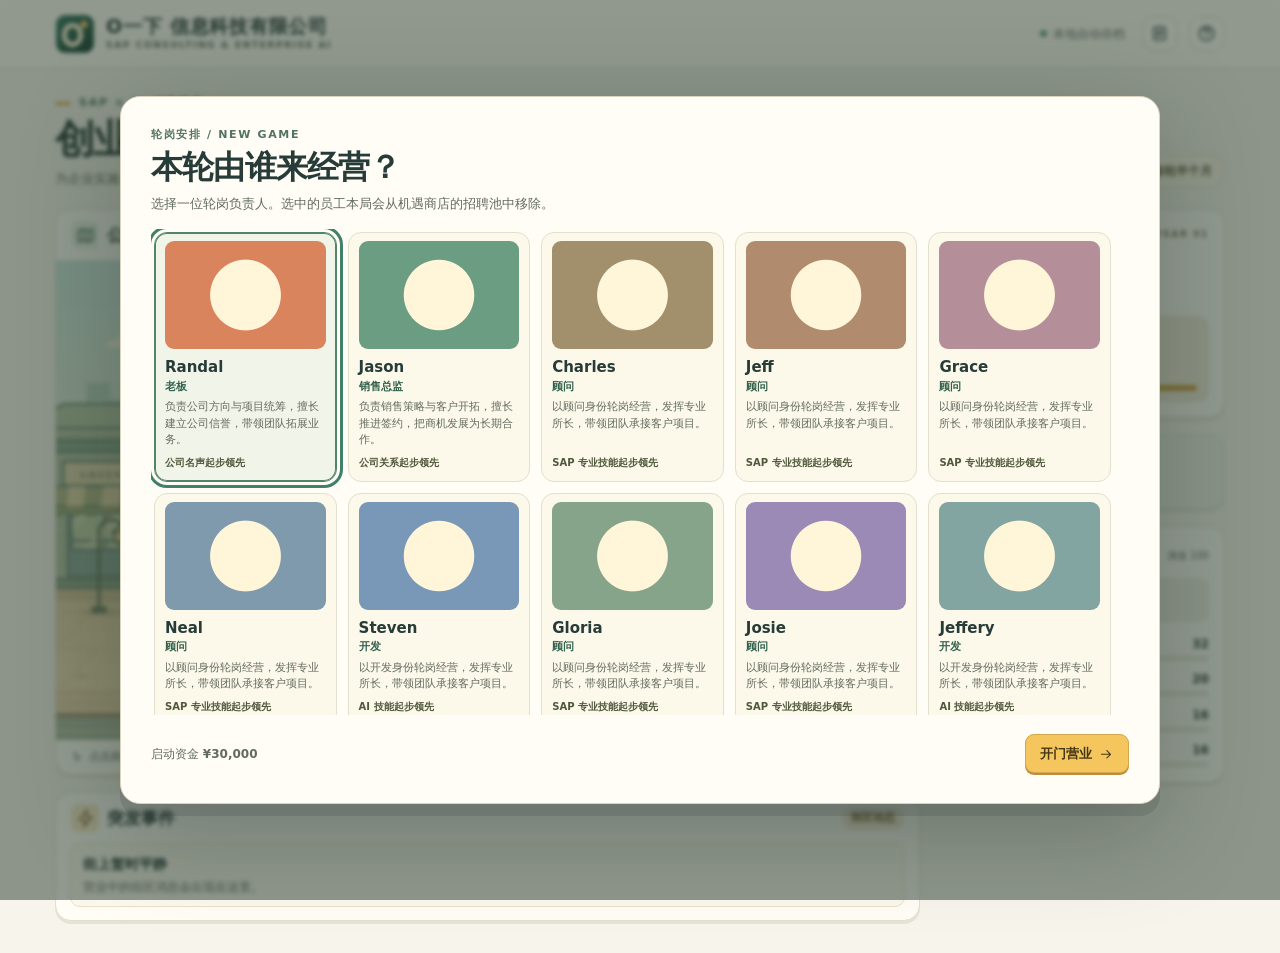
<file: src/index.html>
<!doctype html>
<html lang="zh-CN">
<head>
  <meta charset="utf-8">
  <meta name="viewport" content="width=device-width, initial-scale=1">
  <meta name="theme-color" content="#f6f4e9">
  <title>O一下 信息科技有限公司 · 公司经营模拟</title>
  <link rel="icon" type="image/svg+xml" href="logo.svg">
  <link rel="stylesheet" href="style.css">
</head>
<body>
  <!-- SPRITES -->
  <header class="topbar">
    <div class="topbar-inner">
      <div class="brand">
        <img class="brand-mark" src="logo.svg" width="40" height="40" alt="">
        <div><div class="brand-name">O一下 信息科技有限公司</div><div class="brand-sub">SAP CONSULTING &amp; ENTERPRISE AI</div></div>
      </div>
      <div class="top-actions">
        <span class="save-status" id="save-status"><i></i> 本地自动存档</span>
        <button class="icon-button" data-action="history" aria-label="经营记录" title="经营记录" data-icon="list"></button>
        <button class="icon-button" data-action="help" aria-label="玩法说明" title="玩法说明" data-icon="help"></button>
        <button class="icon-button" id="reset-button" data-action="reset" aria-label="重新经营" title="重新经营" data-icon="rotate" hidden></button>
      </div>
    </div>
  </header>
  <main class="page">
    <div class="intro">
      <div>
        <div class="eyebrow"><span></span> SAP × AI 经营模拟</div>
        <h1>创业第一年<span>。</span></h1>
        <p>为企业实施 SAP、集成业务系统，交付可用的 AI 解决方案。</p>
      </div>
      <div class="year-tag"><span data-icon="calendar"></span> 第一年 <b>·</b> 24 轮，每轮半个月</div>
    </div>
    <div class="board">
      <div class="primary">
        <section class="panel scene-panel" aria-labelledby="scene-title">
          <div class="panel-head">
            <h2 id="scene-title"><span class="heading-icon" data-icon="map"></span> 公司街区</h2>
            <span class="status-chip" id="district-status"><i></i> 等待开业</span>
          </div>
          <div class="street" id="street">
            <img class="street-art" src="scene.svg" alt="O一下 信息科技有限公司的黄色雨棚店面和周围的卡通街区">
            <div class="walkers" id="walkers"><div id="founder"></div><div id="traffic"></div></div>
          </div>
          <div class="street-footer">
            <span><span data-icon="pointer"></span> 点击路过的客户，离开街区后合同失效</span>
            <strong id="street-caption">选好角色，即可开门营业</strong>
          </div>
        </section>
        <section class="panel event-panel" aria-labelledby="event-title">
          <div class="panel-head">
            <h2 id="event-title"><span class="heading-icon" data-icon="bolt"></span> 突发事件</h2>
            <span class="event-badge" id="event-badge">街区动态</span>
          </div>
          <div class="event-body" id="event-body" aria-live="polite"></div>
        </section>
      </div>
      <aside class="sidebar" aria-label="经营面板">
        <section class="panel clock-panel" aria-labelledby="clock-label">
          <div class="clock-top">
            <span id="clock-label"><span data-icon="calendar"></span> 营业日历</span>
            <span class="clock-year">YEAR 01</span>
          </div>
          <div class="week-line"><strong id="week-text">1月上半月</strong><span id="round-text">第 01 轮 / 24 轮</span></div>
          <div class="clock-box">
            <div class="clock-caption"><span data-icon="clock"></span> <span id="clock-caption">签约窗口</span></div>
            <b id="timer" role="timer">00:30</b>
            <div class="timer-track" role="presentation"><span id="timer-fill"></span></div>
          </div>
          <button class="button accent week-action" id="week-action" hidden></button>
        </section>
        <section class="panel cash-panel" aria-labelledby="cash-label">
          <div class="cash-main">
            <div class="cash-icon" data-icon="wallet"></div>
            <div><div id="cash-label">可用资金</div><div class="cash-value" id="cash-value">¥30,000</div></div>
          </div>
          <div class="cash-meter" id="support-meter" hidden></div>
          <div class="cash-meter" id="cost-meter" hidden></div>
        </section>
        <section class="panel stats-panel" aria-labelledby="stats-title">
          <div class="stats-title"><h2 id="stats-title">公司属性</h2><span>满值 100</span></div>
          <div id="role-summary" class="role-summary"></div>
          <div id="stats"></div>
        </section>
      </aside>
    </div>
  </main>
  <dialog id="dialog" aria-labelledby="dialog-title"><div id="dialog-content"></div></dialog>
  <div id="toast" class="toast" role="status" hidden></div>
  <script src="engine.js"></script>
  <script src="events.js"></script>
  <script src="game.js"></script>
</body>
</html>
</file>
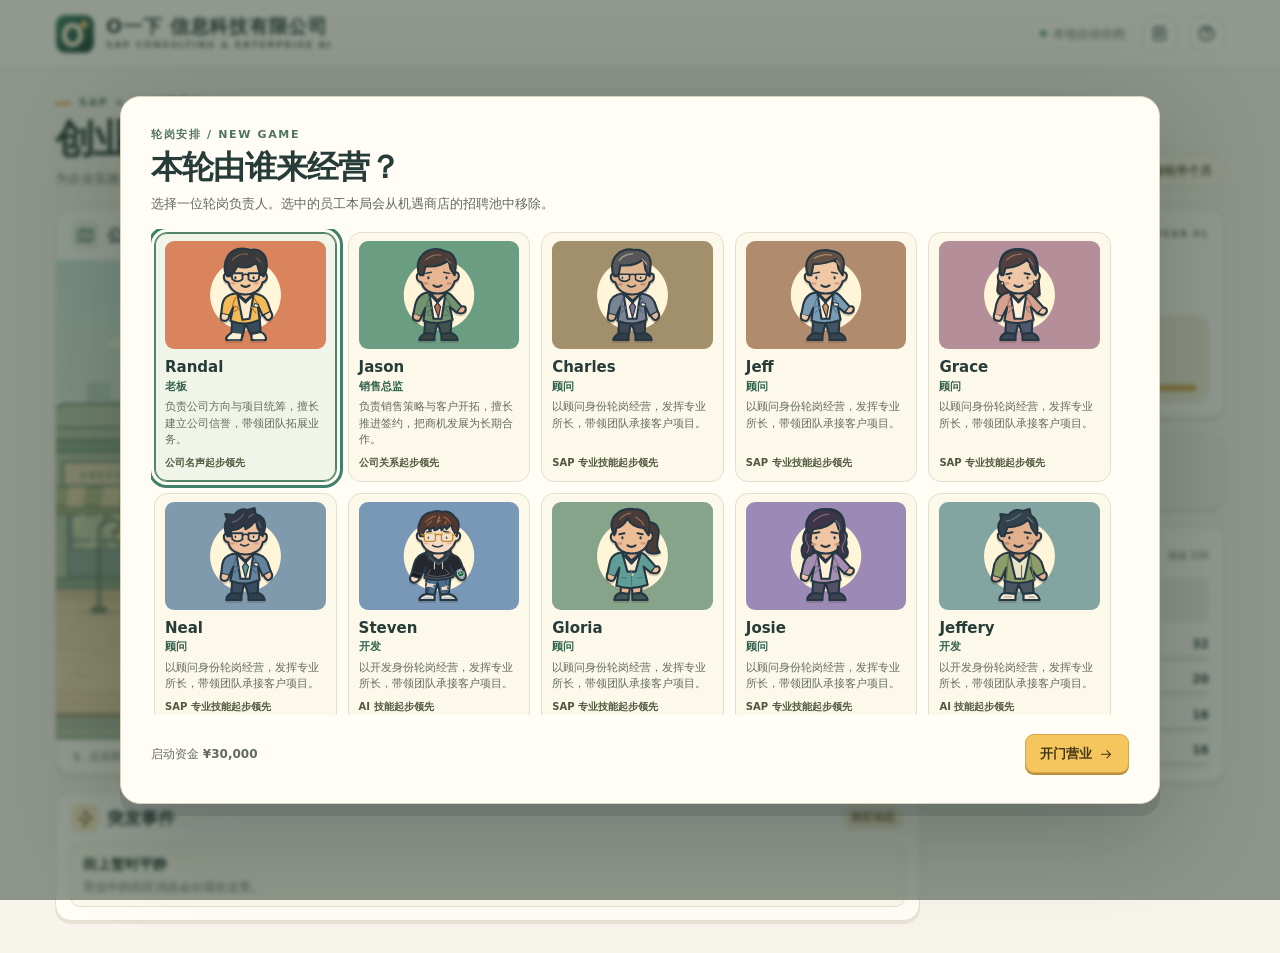
<file: CornerOffice.html>
<!doctype html>
<html lang="zh-CN">
<head>
  <meta charset="utf-8">
  <meta name="viewport" content="width=device-width, initial-scale=1">
  <meta name="theme-color" content="#f6f4e9">
  <title>O一下 信息科技有限公司 · 公司经营模拟</title>
  <link rel="icon" type="image/svg+xml" href="[data-uri]">
  <style>
:root {
  color-scheme: light;
  --bg: #f6f4eb;
  --paper: #fffdf6;
  --ink: #273c38;
  --muted: #626b5e;
  --line: #e3dfd0;
  --green: #32614d;
  --yellow: #f5c65e;
  --shadow: 0 3px 0 #e7e2d5;
  font: 15px/1.5 "Microsoft YaHei UI", "PingFang SC", "Noto Sans SC", system-ui, sans-serif;
}
* { box-sizing: border-box; }
body { margin: 0; background: var(--bg); color: var(--ink); }
button { font: inherit; color: inherit; cursor: pointer; }
button:disabled { cursor: default; }
button:focus-visible, [tabindex]:focus-visible { outline: 3px solid #41806a; outline-offset: 3px; }
[hidden] { display: none !important; }
h1, h2, h3, p { margin: 0; }
svg { display: block; }
[data-icon] { display: inline-grid; place-items: center; flex: none; }
.glyph { width: 1.12em; height: 1.12em; }
.sprite { width: 100%; height: 100%; overflow: visible; }
.topbar { background: #fffdf5; border-bottom: 1px solid var(--line); }
.topbar-inner, .page { max-width: 1430px; margin: auto; padding-inline: clamp(24px, 4.3vw, 64px); }
.topbar-inner { height: 67px; display: flex; align-items: center; justify-content: space-between; gap: 16px; }
.brand, .top-actions { display: flex; align-items: center; gap: 11px; }
.brand { min-width: 0; }
.top-actions { flex: none; }
.brand-mark { display: block; flex: none; width: 40px; height: 40px; }
.brand-name { font-size: clamp(13px, 2.6vw, 19px); line-height: 1.25; font-weight: 900; letter-spacing: .04em; }
.brand-sub, .clock-year { font: 800 9px/1.4 system-ui, sans-serif; letter-spacing: .18em; color: var(--muted); }
.save-status { display: flex; align-items: center; gap: 6px; font-size: 12px; color: var(--muted); margin-right: 6px; }
i { display: inline-block; width: 7px; height: 7px; border-radius: 50%; background: #64a078; }
.icon-button { display: inline-grid; place-items: center; width: 36px; height: 36px; border: 1px solid var(--line); border-radius: 11px; background: var(--paper); font-size: 17px; }
.icon-button:hover { background: #eeeee2; }
.intro { display: flex; align-items: end; justify-content: space-between; gap: 14px; padding-block: 27px 21px; }
.eyebrow { display: flex; align-items: center; gap: 8px; color: #517360; font-size: 11px; font-weight: 800; letter-spacing: .16em; }
.eyebrow span { display: inline-block; width: 16px; height: 3px; background: #dda942; border-radius: 2px; }
h1 { margin-top: 3px; font-size: clamp(33px, 3.1vw, 48px); line-height: 1.22; letter-spacing: -.055em; font-weight: 900; }
h1 span { color: #c89028; }
.intro p { color: var(--muted); font-size: 13px; margin-top: 6px; }
.year-tag { display: flex; align-items: center; gap: 8px; padding: 7px 12px; border: 1px solid #e3dec9; background: #fbf7e8; border-radius: 99px; color: #655a39; white-space: nowrap; font-size: 12px; font-weight: 700; }
.year-tag b { color: #c19543; }
.board { display: grid; grid-template-columns: minmax(0, 1fr) minmax(245px, 285px); gap: 20px; align-items: start; padding-bottom: 32px; }
.primary, .sidebar { min-width: 0; display: grid; gap: 17px; }
.panel { background: var(--paper); border: 1px solid var(--line); border-radius: 16px; box-shadow: var(--shadow); }
.scene-panel { overflow: hidden; }
.panel-head, .stats-title { display: flex; align-items: center; justify-content: space-between; gap: 10px; }
.panel-head { padding: 11px 15px; }
h2 { font-size: 17px; font-weight: 900; }
.panel-head h2 { display: flex; align-items: center; gap: 8px; }
.heading-icon { color: var(--green); background: #e9f0e3; border-radius: 7px; width: 28px; height: 28px; }
.status-chip { display: flex; align-items: center; gap: 6px; border-radius: 99px; background: #eaf0e1; color: #41614a; padding: 4px 10px; font-size: 11px; font-weight: 700; }
.status-chip[data-phase="opportunities"], .status-chip[data-phase="summary"] { background: #f7edcf; color: #74552f; }
.status-chip[data-phase="opportunities"] i, .status-chip[data-phase="summary"] i { background: #c39236; }
.street { position: relative; isolation: isolate; aspect-ratio: 1080 / 600; background: #dbeae1; overflow: hidden; }
.street-art { display: block; width: 100%; height: 100%; }
.walkers { position: absolute; inset: 0; pointer-events: none; }
.walker { position: absolute; width: clamp(36px, 7.3%, 73px); aspect-ratio: .72; transform: translate(-50%, -100%); }
.walker-button { pointer-events: auto; background: transparent; border: 0; padding: 0; overflow: visible; border-radius: 12px; }
.walker-body { display: block; height: 100%; position: relative; z-index: 1; filter: drop-shadow(0 1px 0 #f9e9bb); }
.walker::after { position: absolute; content: ""; left: 21%; right: 19%; bottom: 1%; height: 8%; border-radius: 50%; background: #3f52412e; }
.walker-button .walker-body { animation: stroll 550ms ease-in-out infinite alternate; }
@keyframes stroll { to { transform: translateY(-4%); } }
.walker-button:hover .walker-body, .walker-button:focus-visible .walker-body { filter: drop-shadow(0 0 3px #fff9cf) drop-shadow(0 0 4px #fff9cf); }
.walker-tag { display: flex; align-items: center; justify-content: center; gap: 4px; position: absolute; z-index: 2; left: 50%; bottom: 100%; transform: translateX(-50%); background: #fff9dc; color: #4e4c32; border: 1px solid #d3a652; border-radius: 8px; white-space: nowrap; padding: 2px 6px; font-weight: 900; font-size: clamp(9px, .85vw, 12px); box-shadow: 0 2px 0 #4e4b3824; }
.walker-tag::after { content: ""; position: absolute; width: 5px; height: 5px; bottom: -4px; left: calc(50% - 3px); transform: rotate(45deg); background: #fff9dc; border-right: 1px solid #d3a652; border-bottom: 1px solid #d3a652; }
.walker-button[data-kind="support"] .walker-tag { color: #2f584e; background: #e4f4e8; border-color: #83a995; }
.walker-button[data-kind="support"] .walker-tag::after { background: #e4f4e8; border-color: #83a995; }
.player .walker-tag { background: #285843; border-color: #285843; color: #fff6d5; }
.player .walker-tag::after { background: #285843; border-color: #285843; }
.street-footer { padding: 9px 15px; color: var(--muted); display: flex; flex-wrap: wrap; justify-content: space-between; gap: 6px 12px; font-size: 11px; }
.street-footer > span { display: flex; align-items: center; gap: 6px; }
.street-footer strong { color: var(--green); }
.event-panel .heading-icon { color: #805e29; background: #f7e9c5; }
.event-badge { border-radius: 99px; background: #f3ebd7; color: #735828; padding: 3px 9px; font-size: 11px; font-weight: 800; font-variant-numeric: tabular-nums; }
.event-badge[data-active="true"] { background: #f7d486; color: #654921; }
.event-body { margin: 0 14px 13px; padding: 10px 12px; border: 1px solid #e8e0ca; border-radius: 10px; background: #fbf8ed; }
.event-body h3 { font-size: 14px; }
.event-body p { font-size: 12px; color: var(--muted); }
.event-body h3 + p { margin-top: 3px; }
.event-choices { display: grid; grid-template-columns: repeat(auto-fit, minmax(min(100%, 155px), 1fr)); gap: 7px; margin-top: 8px; }
.event-choice { padding: 7px 8px; background: var(--paper); border: 1px solid #e3d4aa; border-radius: 8px; text-align: left; font-size: 12px; }
.event-choice:hover:not(:disabled) { background: #f9edcd; border-color: #c29c53; }
.event-choice:disabled { background: #efede4; color: #716d62; }
.event-choice strong, .event-choice small { display: block; }
.event-choice small, .event-effects { color: #52664e; font-size: 11px; }
.event-effects { margin-top: 4px; }
.clock-panel, .stats-panel { padding: 15px; }
.clock-top { display: flex; justify-content: space-between; align-items: center; }
.clock-top > span:first-child { display: flex; align-items: center; gap: 6px; font-size: 12px; font-weight: 800; }
.clock-year { color: #7e755c; }
.week-line { margin-top: 8px; color: var(--muted); font-size: 12px; }
.week-line strong { display: block; color: var(--ink); font-size: 25px; font-weight: 900; }
.clock-box { margin-top: 9px; background: #f2eddb; border: 1px solid #e9e1c7; border-radius: 11px; padding: 10px 11px; }
.clock-caption { display: flex; align-items: center; gap: 6px; color: #695b3e; font-size: 11px; font-weight: 700; }
#timer { font: 850 29px/1.23 system-ui, sans-serif; font-variant-numeric: tabular-nums; letter-spacing: .045em; }
.clock-box[data-low="true"] #timer { color: #a34732; }
.timer-track, .stat-track { overflow: hidden; background: #e5deca; border-radius: 99px; height: 6px; margin-top: 6px; }
.timer-track span, .stat-track span { display: block; height: 100%; border-radius: inherit; }
.timer-track span { background: #cfa13f; width: 100%; }
.week-action { margin-top: 11px; width: 100%; }
.cash-panel { padding: 13px 15px; background: #eef3e5; border-color: #dce5d3; }
.cash-main { display: flex; align-items: center; gap: 11px; }
.cash-icon { width: 39px; height: 39px; border-radius: 11px; background: #dbe9d3; color: #345d49; font-size: 21px; }
#cash-label { font-size: 11px; color: #4d684f; font-weight: 700; }
.cash-value { font: 850 26px/1.15 system-ui, sans-serif; font-variant-numeric: tabular-nums; }
.cash-value[data-negative="true"], .shop-balance[data-negative="true"] { color: #8a3a2c; }
.cash-meter { margin-top: 10px; padding-top: 8px; border-top: 1px solid #d9e4d1; color: #4d684f; }
.cash-meter div { display: flex; flex-wrap: wrap; align-items: baseline; justify-content: space-between; gap: 3px 6px; font-size: 11px; }
.cash-meter strong { font: 800 14px system-ui, sans-serif; color: #345d49; }
.cash-meter small { font-size: 10px; }
.stats-title span { font-size: 10px; color: var(--muted); }
.role-summary { margin-block: 10px 13px; padding: 5px 9px; display: flex; align-items: center; gap: 8px; min-height: 43px; background: #f1eee2; border-radius: 9px; font-size: 11px; color: var(--muted); }
.mini-avatar { width: 27px; height: 34px; flex: none; }
.role-summary b { display: block; font-size: 12px; color: var(--ink); }
.stat + .stat { margin-top: 10px; }
.stat-title { display: flex; align-items: center; gap: 5px; color: #4c584a; font-size: 11px; font-weight: 700; }
.stat-title strong { margin-left: auto; font: 800 12px system-ui, sans-serif; color: var(--ink); }
.stat-track { height: 5px; background: #ebe8dc; margin-top: 4px; }
.stat-track span { background: var(--stat-color); }
.empty-records { padding: 15px; border: 1px dashed #d9d5c6; border-radius: 10px; color: var(--muted); text-align: center; font-size: 12px; }
dialog { width: min(92vw, 710px); max-height: calc(100dvh - 36px); padding: 0; color: var(--ink); border: 1px solid #d9d3be; border-radius: 20px; background: var(--paper); box-shadow: 0 12px 0 #263c3929, 0 25px 100px #16231b44; }
dialog::backdrop { background: #24362b80; backdrop-filter: blur(2px); }
dialog[data-view="contract"], dialog[data-view="help"], dialog[data-view="reset"] { width: min(92vw, 490px); }
dialog[data-view="roles"] { width: min(94vw, 1040px); }
.dialog-inner { padding: clamp(19px, 3vw, 30px); }
.dialog-head { position: relative; padding-right: 38px; margin-bottom: 16px; }
.dialog-head .icon-button { position: absolute; right: 0; top: 0; }
.dialog-kicker { display: block; color: #517360; font-size: 11px; font-weight: 900; letter-spacing: .15em; margin-bottom: 4px; }
.dialog-head h2 { font-size: clamp(22px, 3vw, 32px); line-height: 1.28; letter-spacing: -.025em; }
.dialog-head p { color: var(--muted); margin-top: 6px; font-size: 13px; }
.dialog-actions { display: flex; align-items: center; justify-content: flex-end; flex-wrap: wrap; gap: 10px; margin-top: 19px; }
.dialog-actions .push { margin-right: auto; color: var(--muted); font-size: 12px; }
.button { display: inline-flex; align-items: center; justify-content: center; gap: 7px; min-height: 39px; border: 1px solid #d8d1bd; background: #f9f5e9; border-radius: 9px; padding: 7px 14px; font-size: 13px; font-weight: 800; }
.button:hover { filter: brightness(.97); }
.button:active { transform: translateY(1px); }
.button.accent { background: var(--yellow); border-color: #d4a74e; box-shadow: 0 2px 0 #bc8f3c; color: #463713; }
.button:disabled { background: #eeeade; border-color: #e3dece; box-shadow: none; color: #706f62; filter: none; transform: none; }
.role-grid, .shop-grid { display: grid; gap: 11px; }
.role-grid { grid-template-columns: repeat(auto-fit, minmax(180px, 1fr)); max-height: min(54dvh, 580px); overflow-y: auto; scrollbar-gutter: stable; padding: 3px; }
.shop-grid { grid-template-columns: repeat(3, minmax(0, 1fr)); }
.role-card { min-width: 0; display: flex; flex-direction: column; text-align: left; border: 1px solid var(--line); background: #fcf8ea; border-radius: 13px; padding: 8px 10px 11px; }
.role-card[aria-pressed="true"] { border-color: #548468; box-shadow: inset 0 0 0 1px #548468; background: #f1f5e9; }
.role-art { height: 108px; width: 100%; border-radius: 9px; display: grid; place-items: center; background: radial-gradient(circle, #fff5d8 0 36%, transparent 37%), var(--role-color); margin-bottom: 7px; }
.role-art .sprite { width: 73px; height: 101px; filter: drop-shadow(0 2px 0 #533a2f38); }
.role-name { font-size: 15px; font-weight: 900; }
.role-title { color: var(--green); font-size: 11px; font-weight: 800; }
.role-desc { font-size: 11px; color: var(--muted); margin: 4px 0 6px; }
.role-bonus { display: block; color: #4f583b; font-size: 10px; font-weight: 800; margin-top: auto; }
.document { position: relative; border: 1px solid #e5dabd; border-radius: 12px; background: #fbf6e6; padding: 14px; }
.document h3 { font-size: 13px; margin-bottom: 4px; }
.document p { color: var(--muted); font-size: 13px; }
.document-deliverable { margin-top: 10px; padding-top: 9px; border-top: 1px solid #e5dabd; }
.contract-figures, .summary-figures { display: grid; grid-template-columns: 1fr 1fr; gap: 8px; margin-top: 12px; }
.figure { padding: 9px 11px; background: #f0f2e5; border-radius: 9px; }
.figure small { display: block; color: #536650; font-size: 11px; }
.figure strong { font: 850 22px/1.3 system-ui, sans-serif; color: #345d49; }
.figure[data-risk="high"] strong { color: #a44f3d; }
.figure[data-risk="medium"] strong { color: #8a6026; }
.contract-note { color: var(--muted); font-size: 12px; margin-top: 9px; }
.contract-note strong { color: var(--ink); }
.result { margin-top: 10px; padding: 9px 11px; border-radius: 8px; color: #345d49; background: #e9f2e1; font-size: 13px; font-weight: 800; }
.result[data-status="lost"] { color: #7e4535; background: #f5e8de; }
.result[data-status="expired"] { color: #6c5735; background: #f4ecd6; }
.shop-toolbar { display: flex; flex-wrap: wrap; align-items: center; justify-content: space-between; gap: 8px; margin: -4px 0 10px; }
.monthly-settlement { display: flex; flex-wrap: wrap; gap: 4px 12px; margin-bottom: 14px; padding: 8px 11px; border-radius: 9px; background: #f2eddb; color: #695b3e; font-size: 12px; }
.shop-balance { color: var(--green); font-size: 13px; font-weight: 800; }
.shop-balance small { display: block; color: var(--muted); font-size: 11px; font-weight: 400; }
.shop-toolbar .button { min-height: 34px; }
.shop-card { padding: 11px; background: #fbf7ea; border: 1px solid #e7dec8; border-radius: 12px; display: flex; flex-direction: column; gap: 6px; }
.shop-icon { width: 34px; height: 34px; border-radius: 9px; color: #665024; background: #f3e2af; font-size: 20px; }
.employee-avatar { display: grid; place-items: center; align-self: center; width: 60px; height: 84px; }
.employee-avatar .sprite { width: 55px; height: 76px; }
.shop-card h3 { font-size: 14px; }
.shop-card p { font-size: 12px; color: var(--muted); }
.shop-card[data-kind="employee"] { border-color: #b7b5d9; background: #f2f0fa; }
.shop-card[data-kind="employee"] .shop-icon { color: #62528b; background: #e3dcf4; }
.shop-card[data-kind="employee"] .boosts span { color: #5b4b78; background: #e3dff0; }
.shop-card .employee-salary { color: #805e29; font-weight: 800; }
.shop-card .button { margin-top: auto; padding-inline: 5px; }
.boosts { display: flex; gap: 4px; flex-wrap: wrap; margin-bottom: 4px; }
.boosts span { border-radius: 5px; background: #e6eedc; padding: 2px 5px; font-size: 10px; color: #3e624b; font-weight: 800; }
.summary-figures { grid-template-columns: repeat(3, 1fr); margin-bottom: 13px; }
.summary-stats { display: flex; gap: 6px; flex-wrap: wrap; }
.history-list { list-style: none; padding: 0; margin: 0; max-height: 42vh; overflow: auto; }
.history-list li { display: flex; align-items: center; justify-content: space-between; gap: 8px; padding: 8px 4px; border-bottom: 1px solid var(--line); font-size: 13px; }
.history-list li > strong { max-width: 55%; text-align: right; }
.history-list small { color: var(--muted); }
.help-list { margin: 0; padding-left: 20px; color: #46564b; font-size: 13px; }
.help-list li + li { margin-top: 8px; }
.toast { position: fixed; z-index: 4; right: 24px; bottom: 22px; color: #fffbed; background: #315641; border-radius: 10px; padding: 10px 14px; box-shadow: 0 4px 16px #263c3933; font-size: 13px; font-weight: 800; }
@media (max-width: 870px) {
  .board { gap: 12px; grid-template-columns: minmax(0, 1fr) minmax(194px, 224px); }
  .topbar-inner, .page { padding-inline: 19px; }
  .clock-panel, .stats-panel { padding: 12px; }
}
@media (max-width: 630px) {
  .top-actions { gap: 5px; }
  .top-actions .icon-button { width: 30px; height: 30px; }
  .brand-sub { letter-spacing: .08em; }
  .board { grid-template-columns: 1fr; }
  .sidebar { grid-template-columns: 1fr 1fr; }
  .cash-panel { align-self: start; }
  .stats-panel { grid-column: 1 / -1; }
  .year-tag, .save-status { display: none; }
  .role-grid, .shop-grid { grid-template-columns: 1fr; }
  .role-art { height: 75px; }
  .role-art .sprite { width: 49px; height: 68px; }
  .summary-figures { grid-template-columns: 1fr 1fr; }
}
@media (prefers-reduced-motion: reduce) {
  .walker-button .walker-body { animation: none; }
}

</style>
</head>
<body>
  <svg xmlns="http://www.w3.org/2000/svg" class="sprite-library" aria-hidden="true" width="0" height="0" style="position:absolute;overflow:hidden;pointer-events:none">
  <defs>
    <g id="sprite-contract" stroke="#263943" stroke-width="1.65" stroke-linejoin="round" stroke-linecap="round">
      <path fill="#fff3d6" d="M0 1.5h13l5 5V24H0Z"/>
      <path fill="#f4cd7c" d="M13 1.5v5h5"/>
      <path d="M4 7.5h5m-5 4.5h10M4 16h7" fill="none" stroke="#8e8171" stroke-width="1.25"/>
      <path d="m11 19 1.4 1.5 2.6-2.7" fill="none" stroke="#62927d" stroke-width="1.25"/>
    </g>
  </defs>

  <symbol id="player-0" viewBox="0 0 72 100">
    <g stroke="#253743" stroke-width="2.1" stroke-linecap="round" stroke-linejoin="round">
      <path fill="#384d59" d="M23 70h27l1 18-9 2-6-12-3 12-11-2Z"/>
      <path fill="#fbf0d4" d="M22 87c-3 2-6 4-5 7h15l1-6m9 0 9-2c4 2 6 5 5 8H42Z"/>
      <path d="M19 94h11m15 0h9" stroke="#6c7a78" stroke-width=".9"/>
      <path fill="#f4ba56" d="M26 48q-11 1-13 11l-1 9 8 2 4-9-3 14q15 6 29-1l-2-15 5 11 8-4-3-9q-3-8-14-9Z"/>
      <path fill="#f7dab0" d="M12 68q-2 6 2 7 5 1 6-5m34 0q4 7 7 3 3-3 0-7"/>
      <path fill="#fbebcc" d="m28 49 8 8 8-8-4 24-7 1Z"/>
      <path fill="#f0c293" d="M30 42v8l6 5 6-5v-8Z"/>
      <path d="m26 52-3 8 7 2-5 4m20-13 4 7-7 2 4 5" fill="none" stroke="#b7783a" stroke-width="1.2"/>
      <path fill="#f5ca9e" d="M19 29c-6-3-6 7 0 8 2 7 8 12 17 12 8 0 15-4 17-12 6-2 5-11 0-8L51 17l-10-6-17 5Z"/>
      <path fill="#3a393c" d="M18 31c-4-5-3-14 0-19 5-9 15-10 23-7 7-2 13 2 15 8 2 6 1 14-2 18l-4-3-3-11c-6 6-13 6-19 4l-6 10Z"/>
      <path d="M23 15q6-7 15-6m9 4 4 4" stroke="#766253" stroke-width="1.2" fill="none"/>
      <path fill="#fff5da" fill-opacity=".25" d="M22 28h11v6q-5 4-10 0Zm17 0h11l-1 6q-5 4-10 0Z" stroke-width="1.8"/>
      <path d="M19 29l3 1m11 0q3-2 6 0m11 0 3-1" fill="none" stroke-width="1.6"/>
      <path d="M26 32v1m18-1v1m-12 7q4 3 8 0" fill="none"/>
      <path d="M22 38h3m20 0h3" stroke="#e4a082" stroke-width="2.3"/>
      <path fill="#fbf0d4" d="m45 58 4 1-1 3-4-1Z" stroke-width="1"/>
    </g>
  </symbol>

  <symbol id="player-1" viewBox="0 0 72 100">
    <g stroke="#253743" stroke-width="2.1" stroke-linecap="round" stroke-linejoin="round">
      <path fill="#40534e" d="M23 70h26l-1 18-9 1-4-12-3 12-10-1Z"/>
      <path fill="#384541" d="m23 87 9 1v6H17c0-3 3-5 6-7Zm16 1 9-1c4 1 7 4 7 7H39Z"/>
      <path fill="#73926e" d="M27 47c-7 0-12 4-14 12l-2 10 8 2 4-9-2 13q15 5 29-1l-3-13 7 6 5-6-9-10q-3-4-8-4Z"/>
      <path fill="#e6b391" d="M11 68q-2 6 3 7 4 1 5-4m36-4c4 2 8 0 8-4 0-2-2-3-4-2"/>
      <path fill="#fbefdb" d="m27 48 8 9 8-9-4 25h-8Z"/>
      <path fill="#bd6f4c" d="m35 57 3 4-2 11-4-11Z" stroke-width="1.2"/>
      <path d="m27 51-3 9 6 2-5 5m18-16 5 9-6 2 4 5" stroke="#4f715b" stroke-width="1.1" fill="none"/>
      <path fill="#dbab84" d="M30 43v7l5 5 6-5v-7Z"/>
      <path fill="#e7b591" d="M19 28c-6-2-6 8 0 9 2 6 7 11 16 11 9 0 15-5 17-12 5-1 6-10 0-9l-3-9-15-6-14 9Z"/>
      <path fill="#4b3e38" d="M18 30c-4-5-3-14 1-19 5-7 15-9 23-5 8 1 12 8 11 15l-1 9-4-6-2-9c-6 5-14 7-23 6l-2 9Z"/>
      <path d="M23 15q7-6 15-5m6 4 4 4" stroke="#89705a" stroke-width="1.2" fill="none"/>
      <path d="m23 28 6-1m12 0 6 1" stroke-width="1.3" fill="none"/>
      <path d="M26 32v1m18-1v1m-13 7q4 3 8 0" fill="none"/>
      <path d="M22 38h3m20 0h3" stroke="#ce8b7d" stroke-width="2.1"/>
      <path d="m25 69 5 1m11 0 5-1" stroke="#4f715b" stroke-width="1.1" fill="none"/>
    </g>
  </symbol>

  <symbol id="player-2" viewBox="0 0 72 100">
    <g stroke="#253743" stroke-width="2.1" stroke-linecap="round" stroke-linejoin="round">
      <path fill="#4b5360" d="M21 71h29l-1 17h-9l-4-9-4 9h-9Z"/>
      <path fill="#fbf0d4" d="M23 86c-5 1-8 4-8 8h17l1-7Zm17 1 9-1c5 1 7 4 7 8H40Z"/>
      <path d="M21 91h7m17 0h6" stroke="#9e9b8a" stroke-width="1"/>
      <path fill="#608d92" d="M25 47c-6 1-11 5-13 11l-3 12 9 3 6-11-3 13q16 5 31-1l-4-13 6 10 8-4-4-11q-2-6-14-9Z"/>
      <path fill="#d5a07d" d="M9 70c-2 5 1 7 4 7 2 0 4-2 5-4m36-2q5 6 8 2 2-3 0-6"/>
      <path fill="#89b3b0" d="M23 49c1-5 7-7 13-7s12 2 13 7l-5 5-8 4-9-4Z"/>
      <path fill="#d8a483" d="M30 42v9l6 4 6-4v-9Z"/>
      <path fill="#deaa84" d="M19 28c-6-3-6 7 0 8 2 7 8 12 17 12 8 0 14-4 17-12 6-1 6-11 0-8L50 15l-13-4-14 5Z"/>
      <path fill="#323b4c" d="M18 31c-3-6-4-12 0-18-3-4 0-7 4-5 5-6 13-6 16-2 6-3 12 0 13 5 5 1 7 10 2 19l-4-8c-6 1-11-3-13-6-2 5-9 8-15 7Z"/>
      <path d="M23 16q5 1 9-5m7-1q4-1 7 2" stroke="#586079" stroke-width="1.2" fill="none"/>
      <path d="M30 39q5 3 10 0" fill="none"/>
      <path fill="#f6e6c9" fill-opacity=".35" d="M22 28h11v6q-5 4-10 0Zm17 0h11l-1 6q-5 4-10 0Z" stroke-width="1.6"/>
      <path d="M33 30q3-2 6 0m-12 1v1m17-1v1" fill="none" stroke-width="1.6"/>
      <path d="M32 56v6m7-6v6m-12 7h18" stroke="#e3e1c2" stroke-width="1.2" fill="none"/>
    </g>
  </symbol>

  <symbol id="employee-steven" viewBox="0 0 72 100">
    <g stroke="#253743" stroke-width="2.1" stroke-linecap="round" stroke-linejoin="round">
      <path fill="#496e8f" d="M24 69h24l-2 20h-8l-3-12-3 12h-8Z"/>
      <path d="M35 72v5m-8-4-1 14m17-14 1 14" stroke="#304e68" stroke-width="1" fill="none"/>
      <path fill="#f6dac3" d="m25 77 7 1-1 4-7-1Zm14 4 6-1v4l-6 1Z" stroke="#304e68" stroke-width=".8"/>
      <path d="m24 77 3 1m2 0 4 1m-9 2 3-1m2 1 3 1m7 0 3-1m1-1 3 1m-7 3 3-1m1 0 3 1" stroke="#e3e6df" stroke-width=".7" fill="none"/>
      <path fill="#eee9df" d="m24 88 8 1v5H17q0-4 7-6Zm14 1 8-1q7 2 8 6H38Z"/>
      <path d="M21 92h8m12 0h9" stroke="#9ea7ab" stroke-width="1"/>
      <path fill="#24272c" d="M25 47q-10 1-13 11L9 69l9 3 6-11-2 11q14 5 29-1l-4-11 7 11 8-4-4-11q-2-6-14-9Z"/>
      <path fill="#f6dac3" d="M9 69q-3 6 2 8 4 0 7-5m36-1q5 6 8 2 2-3 0-6"/>
      <path fill="#191c21" d="m10 66 10 3-2 4-10-3Zm43 0 8-4 2 5-8 5Z" stroke="#39424a" stroke-width="1.1"/>
      <path fill="#3c3f46" d="M23 49q1-8 13-8t13 8l-5 5-8 5-9-5Z"/>
      <path fill="#edcbb2" d="M30 42v9l6 4 6-4v-9Z"/>
      <path d="m27 52 9 7 9-7m-17 12-3 5q11 4 22-1l-4-4m-20 7q13 4 27-1" stroke="#555a62" stroke-width="1" fill="none"/>
      <path d="M32 57v6m8-6v6" stroke="#bdc2c4" stroke-width="1.15" fill="none"/>
      <path fill="#f6dac3" d="M19 28c-6-3-6 7 0 8 2 7 8 12 17 12 8 0 14-4 17-12 6-1 6-11 0-8L50 15l-13-4-14 5Z"/>
      <path fill="#55382d" d="M18 31Q14 24 18 16 21 8 30 7 35 5 39 7 47 5 52 12 58 16 55 26L54 31 50 24 48 18Q47 22 44 24L42 21 39 25 38 21Q35 25 32 25L31 22 27 25 26 22 22 25 21 31Z"/>
      <path d="M23 17q5-5 10-6m4 0-2 7m6-6q5 1 7 7m-23 1 4-4m13 3 2-3" stroke="#8c6147" stroke-width="1.15" fill="none"/>
      <path d="M37 12l-2 5 3-2" stroke="#c09b7d" stroke-width=".65" fill="none"/>
      <path d="m24 27 5-1m12 0 5 1M26 32v1m18-1v1m-14 7q5 3 10 0" fill="none" stroke-width="1.5"/>
      <path d="M22 38h3m20 0h3" stroke="#e6b6a3" stroke-width="1.8"/>
      <g fill="#fff8e3" fill-opacity=".16" stroke="#bf902f" stroke-width="1.35">
        <rect x="22" y="28" width="11" height="8" rx="2"/>
        <rect x="39" y="28" width="11" height="8" rx="2"/>
        <path d="m19 29 3 1m11 0q3-2 6 0m11 0 3-1" fill="none"/>
      </g>
      <path d="M24 28h7m10 0h7" stroke="#f6dda0" stroke-width=".6" fill="none"/>
      <g fill="#fffdf4" stroke="#b9d5de" stroke-width=".35">
        <path d="m23 27 1 1-1 1-1-1Zm8 0 1 1-1 1-1-1Zm10 0 1 1-1 1-1-1Zm8 0 1 1-1 1-1-1Z"/>
      </g>
      <g transform="translate(58 68) rotate(-24)" stroke="#64767f" stroke-width=".6">
        <rect x="-2.7" y="-4.6" width="5.4" height="9.2" rx="1.2" fill="#c6d0d2"/>
        <path d="M-1.1-4.2v8.4m2.2-8.4v8.4M-2.5-3.6h5m-5 7.2h5" fill="none" stroke-width=".45"/>
        <circle r="3.25" fill="#168058" stroke="#d8e0df" stroke-width=".8"/>
        <circle r="2.25" fill="#085938" stroke="#243c35" stroke-width=".3"/>
        <path d="m0-2.9-.4.7h.8ZM-2.75 0h.4m5.1 0h-.4M0 2.75v-.4" fill="#f7efcd" stroke="#f7efcd" stroke-width=".2"/>
        <path d="M0-1.5v.45M-1.7 0h.45m2.95 0h-.45M0 1.7v-.45M0 0l-.9-.7M0 0l.65-1.1" fill="none" stroke="#f4f3da" stroke-width=".35"/>
        <path d="m-.55-1.35-.1-.55.4.3.25-.5.25.5.4-.3-.1.55Z" fill="#ddc578" stroke="none"/>
        <rect x=".85" y="-.35" width=".8" height=".7" rx=".15" fill="#f3ecd4" stroke="none"/>
        <circle cx="3.6" cy="0" r=".5" fill="#c6d0d2"/>
      </g>
    </g>
  </symbol>

  <symbol id="employee-jeff" viewBox="0 0 72 100">
    <g stroke="#253743" stroke-width="2.1" stroke-linecap="round" stroke-linejoin="round">
      <path fill="#415566" d="M23 70h26l-1 18-9 1-4-12-3 12-10-1Z"/>
      <path fill="#38454d" d="m23 87 9 1v6H17c0-3 3-5 6-7Zm16 1 9-1c4 1 7 4 7 7H39Z"/>
      <path fill="#7a9db5" d="M27 47c-7 0-12 4-14 12l-2 10 8 2 4-9-2 13q15 5 29-1l-3-13 7 6 5-6-9-10q-3-4-8-4Z"/>
      <path fill="#f1c8a6" d="M11 68q-2 6 3 7 4 1 5-4m36-4c4 2 8 0 8-4 0-2-2-3-4-2"/>
      <path fill="#fbefdb" d="m27 48 8 9 8-9-4 25h-8Z"/>
      <path fill="#d09955" d="m35 57 3 4-2 11-4-11Z" stroke-width="1.2"/>
      <path d="m27 51-3 9 6 2-5 5m18-16 5 9-6 2 4 5" stroke="#527991" stroke-width="1.1" fill="none"/>
      <path fill="#e9b893" d="M30 43v7l5 5 6-5v-7Z"/>
      <path fill="#f1c8a6" d="M19 28c-6-2-6 8 0 9 2 6 7 11 16 11 9 0 15-5 17-12 5-1 6-10 0-9l-3-9-15-6-14 9Z"/>
      <path fill="#635044" d="M18 30c-3-6-3-14 2-19 5-6 14-7 21-5 9 1 13 7 12 14l-1 10-4-6-2-10c-8 4-16 5-23 5l-2 11Z"/>
      <path d="M24 13q9-5 17-3m5 5 3 5" stroke="#a68a69" stroke-width="1.2" fill="none"/>
      <path d="m23 28 6-1m12 0 6 1" stroke-width="1.3" fill="none"/>
      <path d="M26 32v1m18-1v1m-13 7q4 3 8 0" fill="none"/>
      <path d="M22 38h3m20 0h3" stroke="#d99b84" stroke-width="2.1"/>
      <path fill="#fbefdb" d="m43 57 5 1-1 3-4-1Z" stroke-width="1"/>
    </g>
  </symbol>

  <symbol id="employee-albert" viewBox="0 0 72 100">
    <g stroke="#253743" stroke-width="2.1" stroke-linecap="round" stroke-linejoin="round">
      <path fill="#505365" d="M22 71h27l1 17-10 1-5-10-3 10-11-1Z"/>
      <path fill="#f5ead4" d="m21 87 11 1v6H16q0-5 5-7Zm19 1 10-1q5 2 6 7H40Z"/>
      <path d="M21 91h7m17 0h6" stroke="#a99d9e" stroke-width="1"/>
      <path fill="#9883b0" d="M25 47c-6 1-12 5-14 12l-2 11 9 3 5-11-2 13q16 5 30-1l-4-12 6 9 8-4-3-10q-4-8-13-10Z"/>
      <path fill="#edc09b" d="M9 70q-2 5 3 6 4 0 6-3m36-2q5 6 8 2 2-3 0-6"/>
      <path fill="#bfafd0" d="M23 49c1-5 7-7 13-7s12 2 13 7l-5 5-8 4-9-4Z"/>
      <path fill="#e4b48f" d="M30 42v9l6 4 6-4v-9Z"/>
      <path fill="#edc09b" d="M19 28c-6-3-6 7 0 8 2 7 8 12 17 12 8 0 14-4 17-12 6-1 6-11 0-8L50 15l-13-4-14 5Z"/>
      <path fill="#5c3f3b" d="M17 30q-5-3-3-9-3-6 3-10 0-6 7-7 5-5 12-1 7-3 11 3 7 0 8 7 5 4 2 9 1 5-5 9l-4-9q-6 2-10-4-6 5-11 0-3 5-7 5Z"/>
      <path d="M22 13q2-5 7-5m10-1q5 1 6 5m5 3q3 2 1 6" stroke="#92675d" stroke-width="1.2" fill="none"/>
      <path d="M26 32v1m18-1v1m-13 7q4 3 8 0" fill="none"/>
      <path d="M22 38h3m20 0h3" stroke="#d79c83" stroke-width="2.1"/>
      <path d="M32 56v7m7-7v7m-13 5 5-2m9 0 5 2" stroke="#e8dfed" stroke-width="1.2" fill="none"/>
    </g>
  </symbol>

  <symbol id="employee-davy" viewBox="0 0 72 100">
    <g stroke="#253743" stroke-width="2.1" stroke-linecap="round" stroke-linejoin="round">
      <path fill="#3e5960" d="M22 72h27l1 16-10 1-5-10-3 10-11-1Z"/>
      <path fill="#f3e7cf" d="m21 87 11 1v6H16q0-5 5-7Zm19 1 10-1q5 2 6 7H40Z"/>
      <path d="M21 91h7m17 0h6" stroke="#a79d8a" stroke-width="1"/>
      <path fill="#c58763" d="M25 47c-6 1-11 5-13 11l-3 12 9 3 6-11-3 13q16 5 31-1l-4-13 6 10 8-4-4-11q-2-6-14-9Z"/>
      <path fill="#c98f6c" d="M9 70c-2 5 1 7 4 7 2 0 4-2 5-4m36-2q5 6 8 2 2-3 0-6"/>
      <path fill="#ecd8b9" d="m27 48 9 8 9-8-5 25h-9Z"/>
      <path d="M24 59l-2 15m26-15 3 15M28 63h14m-13 5h12" stroke="#a26549" stroke-width="1.15" fill="none"/>
      <path fill="#be8261" d="M30 42v8l6 5 6-5v-8Z"/>
      <path fill="#ce9570" d="M19 28c-6-3-6 7 0 8 2 7 8 12 17 12 8 0 14-4 17-12 6-1 6-11 0-8L50 15l-13-4-14 5Z"/>
      <path fill="#353944" d="M18 31c-4-5-4-13 0-18l-1-5 7 1c5-6 13-6 17-3l8-1-1 5c7 3 9 11 5 21l-4-7-3-8c-7 5-15 7-23 5l-2 10Z"/>
      <path d="M24 16q8-1 15-7m4 4 5 3" stroke="#66616b" stroke-width="1.2" fill="none"/>
      <path fill="#f6e6c9" fill-opacity=".25" d="M22 28h11v6q-5 4-10 0Zm17 0h11l-1 6q-5 4-10 0Z" stroke-width="1.8"/>
      <path d="M19 29l3 1m11 0q3-2 6 0m11 0 3-1" fill="none" stroke-width="1.6"/>
      <path d="m24 28 5-1m12 0 5 1M26 32v1m18-1v1m-13 7q4 3 8 0" fill="none"/>
      <path d="M22 38h3m20 0h3" stroke="#ad6e58" stroke-width="2.1"/>
      <path fill="#ecd8b9" d="m45 56 4 1-1 3-4-1Z" stroke-width="1"/>
    </g>
  </symbol>

  <symbol id="employee-charles" viewBox="0 0 72 100">
    <g stroke="#253743" stroke-width="2.1" stroke-linecap="round" stroke-linejoin="round">
      <path fill="#3e4756" d="M23 70h26l-1 18-9 1-4-12-3 12-10-1Z"/>
      <path fill="#333f48" d="m23 87 9 1v6H17c0-3 3-5 6-7Zm16 1 9-1c4 1 7 4 7 7H39Z"/>
      <path fill="#788394" d="M26 48q-11 1-13 11l-1 9 8 2 4-9-3 14q15 6 29-1l-2-15 5 11 8-4-3-9q-3-8-14-9Z"/>
      <path fill="#dfb590" d="M12 68q-2 6 2 7 5 1 6-5m34 0q4 7 7 3 3-3 0-7"/>
      <path fill="#f3e9d8" d="m27 48 9 9 8-9-4 25h-9Z"/>
      <path fill="#866f91" d="m36 57 3 4-3 11-3-11Z" stroke-width="1.2"/>
      <path d="m27 51-3 9 6 2-5 5m19-16 5 9-7 2 4 5" stroke="#556274" stroke-width="1.1" fill="none"/>
      <path fill="#d5a680" d="M30 42v8l6 5 6-5v-8Z"/>
      <path fill="#dfb590" d="M19 29c-6-3-6 7 0 8 2 7 8 12 17 12 8 0 15-4 17-12 6-2 5-11 0-8L51 17l-10-6-17 5Z"/>
      <path fill="#575759" d="M18 31c-3-5-3-13 0-18 4-7 12-10 20-8 9-1 16 5 16 13l-1 13-4-6-2-11c-7 6-14 7-23 6l-2 11Z"/>
      <path d="M23 15q5-6 13-6m10 5 4 5" stroke="#9e9a91" stroke-width="1.5" fill="none"/>
      <path fill="#f3e9d8" fill-opacity=".25" d="M22 29h11v5q-5 4-10 0Zm17 0h11l-1 5q-5 4-10 0Z" stroke-width="1.5"/>
      <path d="M19 30h3m11 0q3-2 6 0m11 0h3m-27 2v1m18-1v1m-13 7q4 3 8 0" fill="none" stroke-width="1.5"/>
      <path d="M22 39h3m20 0h3" stroke="#bf8a75" stroke-width="2.1"/>
      <path fill="#f3e9d8" d="m45 57 4 1-1 3-4-1Z" stroke-width="1"/>
    </g>
  </symbol>

  <symbol id="employee-grace" viewBox="0 0 72 100">
    <g stroke="#253743" stroke-width="2.1" stroke-linecap="round" stroke-linejoin="round">
      <path fill="#51403d" d="M17 20q0-16 18-16t19 17l2 28q-8 7-17 2H23q-8-1-9-6Z"/>
      <path fill="#50576b" d="M23 71h26l-1 17-9 1-4-12-3 12-10-1Z"/>
      <path fill="#3d4655" d="m23 87 9 1v6H17q0-5 6-7Zm16 1 9-1q6 2 7 7H39Z"/>
      <path fill="#d6a18d" d="M27 47q-11 0-14 12l-2 10 8 2 5-10-3 14q14 5 29-1l-3-13 7 7 6-6-10-11q-3-4-9-4Z"/>
      <path fill="#f0c7a6" d="M11 68q-2 6 3 7 4 1 5-4m36-3q6 3 8-2 1-4-4-4"/>
      <path fill="#fff0d9" d="m27 48 8 9 8-9-4 25h-8Z"/>
      <path d="m27 51-3 9 6 2-5 5m18-16 5 9-6 2 4 5" stroke="#a47569" stroke-width="1.1" fill="none"/>
      <path fill="#e5b795" d="M30 43v7l5 5 6-5v-7Z"/>
      <path fill="#f0c7a6" d="M19 28c-6-2-6 8 0 9 2 6 7 11 16 11 9 0 15-5 17-12 5-1 6-10 0-9l-3-9-15-6-14 9Z"/>
      <path fill="#51403d" d="M18 30q-4-10 1-18 6-9 18-7 15 0 16 15l-1 10-5-8-2-9q-9 9-23 10l-2 7Z"/>
      <path d="M23 15q6-6 15-6m7 4 4 6" stroke="#927264" stroke-width="1.2" fill="none"/>
      <path d="m23 29 5-1m13 0 5 1M26 32v1m18-1v1m-13 7q4 3 8 0" fill="none"/>
      <path d="M22 38h3m20 0h3" stroke="#d69780" stroke-width="2.1"/>
      <circle cx="19" cy="38" r="1.5" fill="#efca76" stroke-width="1"/>
      <circle cx="51" cy="37" r="1.5" fill="#efca76" stroke-width="1"/>
    </g>
  </symbol>

  <symbol id="employee-neal" viewBox="0 0 72 100">
    <g stroke="#253743" stroke-width="2.1" stroke-linecap="round" stroke-linejoin="round">
      <path fill="#384d60" d="M23 70h26l-1 18-9 1-4-12-3 12-10-1Z"/>
      <path fill="#303f4d" d="m23 87 9 1v6H17q0-5 6-7Zm16 1 9-1q6 2 7 7H39Z"/>
      <path fill="#65839d" d="M26 48q-11 1-13 11l-1 9 8 2 4-9-3 14q15 6 29-1l-2-15 5 11 8-4-3-9q-3-8-14-9Z"/>
      <path fill="#edbf9c" d="M12 68q-2 6 2 7 5 1 6-5m34 0q4 7 7 3 3-3 0-7"/>
      <path fill="#f7ebd4" d="m27 48 9 9 8-9-4 25h-9Z"/>
      <path fill="#5d9b91" d="m36 57 3 4-3 11-3-11Z" stroke-width="1.2"/>
      <path d="m27 51-3 9 6 2-5 5m19-16 5 9-7 2 4 5" stroke="#45657d" stroke-width="1.1" fill="none"/>
      <path fill="#dfad89" d="M30 42v8l6 5 6-5v-8Z"/>
      <path fill="#edbf9c" d="M19 29c-6-3-6 7 0 8 1 8 9 12 17 12s16-4 17-12c6-2 5-11 0-8L51 17l-10-6-17 5Z"/>
      <path fill="#303643" d="M18 31q-5-9 0-17l-2-5 9 1q5-8 13-5l7-2 1 6q11 3 9 15l-2 7-5-8-2-9q-3 7-10 10l-1-5q-5 6-13 6l-1 6Z"/>
      <path d="M23 17q6-1 11-8m5 3 5-3m5 8 2 5" stroke="#596477" stroke-width="1.2" fill="none"/>
      <path fill="#f7ebd4" fill-opacity=".25" d="M22 28h11v6q-5 4-10 0Zm17 0h11l-1 6q-5 4-10 0Z" stroke-width="1.8"/>
      <path d="M19 29l3 1m11 0q3-2 6 0m11 0 3-1m-27 2v1m18-1v1m-13 7q4 3 8 0" fill="none" stroke-width="1.6"/>
      <path d="M22 38h3m20 0h3" stroke="#d99d87" stroke-width="2.1"/>
      <path fill="#f7ebd4" d="m45 57 4 1-1 3-4-1Z" stroke-width="1"/>
    </g>
  </symbol>

  <symbol id="employee-gloria" viewBox="0 0 72 100">
    <g stroke="#253743" stroke-width="2.1" stroke-linecap="round" stroke-linejoin="round">
      <path fill="#493b38" d="M51 17q14 0 10 17-2 8 2 13-12 4-16-6l1-19Z"/>
      <path fill="#e6b28b" d="M25 74h21l-2 15h-8l-1-12-3 12h-8Z"/>
      <path fill="#3f5756" d="m24 87 8 1v6H18q0-5 6-7Zm12 1 8-1q6 2 7 7H36Z"/>
      <path fill="#5f9d96" d="M27 47q-12 0-14 12l-2 10 8 2 4-9-3 18q15 5 31-1l-4-18 7 6 5-6-9-10q-3-4-8-4Z"/>
      <path fill="#edbd96" d="M11 68q-2 6 3 7 4 1 5-4m36-4q7 2 8-3 0-4-4-3"/>
      <path fill="#f5e8d0" d="m26 48 9 10 9-10-5 18h-8Z"/>
      <path fill="#dba782" d="M30 43v7l5 5 6-5v-7Z"/>
      <path fill="#edbd96" d="M19 28c-6-2-6 8 0 9 2 6 7 11 16 11 9 0 15-5 17-12 5-1 6-10 0-9l-3-9-15-6-14 9Z"/>
      <path fill="#493b38" d="M18 30q-6-12 1-20 6-7 18-6 15 0 16 15l-1 11-5-7q-12-1-16-10-3 8-11 10Z"/>
      <path d="M23 14q5-5 11-6m5 4q6 3 8 8" stroke="#8f6c57" stroke-width="1.2" fill="none"/>
      <path d="m23 29 5-1m13 0 5 1M26 32v1m18-1v1m-13 7q4 3 8 0" fill="none"/>
      <path d="M22 38h3m20 0h3" stroke="#d2967c" stroke-width="2.1"/>
      <path d="M35 65v14m-10-7h5m11 0h5" stroke="#3d7c79" stroke-width="1.1" fill="none"/>
      <circle cx="36" cy="69" r="1.1" fill="#efd79c" stroke="none"/>
    </g>
  </symbol>

  <symbol id="employee-josie" viewBox="0 0 72 100">
    <g stroke="#253743" stroke-width="2.1" stroke-linecap="round" stroke-linejoin="round">
      <path fill="#3e3548" d="M17 23Q16 5 35 4q20-1 19 21c-1 7 4 10 1 16q5 8-2 12-5 5-14-1H23q-10 4-11-4-2-5 2-10-3-7 3-15Z"/>
      <path fill="#515067" d="M23 71h26l-1 17-9 1-4-12-3 12-10-1Z"/>
      <path fill="#414251" d="m23 87 9 1v6H17q0-5 6-7Zm16 1 9-1q6 2 7 7H39Z"/>
      <path fill="#a68fae" d="M27 47q-11 0-14 12l-2 10 8 2 5-10-3 14q14 5 29-1l-3-13 7 7 6-6-10-11q-3-4-9-4Z"/>
      <path fill="#f0c5a4" d="M11 68q-2 6 3 7 4 1 5-4m36-3q6 3 8-2 1-4-4-4"/>
      <path fill="#fff0dc" d="m27 48 8 9 8-9-4 25h-8Z"/>
      <path d="m27 51-3 9 6 2-5 5m18-16 5 9-6 2 4 5" stroke="#7e698c" stroke-width="1.1" fill="none"/>
      <path fill="#e4b492" d="M30 43v7l5 5 6-5v-7Z"/>
      <path fill="#f0c5a4" d="M19 28c-6-2-6 8 0 9 2 6 7 11 16 11 9 0 15-5 17-12 5-1 6-10 0-9l-3-9-15-6-14 9Z"/>
      <path fill="#3e3548" d="M18 30q-5-12 2-20 7-8 18-5 15 1 15 16l-1 9-4-6-3-10q-7 9-22 10l-3 6Z"/>
      <path fill="#3e3548" d="M17 25q-5 7 0 14 3 5-1 10 4 3 7-2 1-6-3-11l1-8Zm36 0q5 7 0 14-3 5 1 10-4 3-7-2-1-6 3-11l-1-8Z"/>
      <path d="M23 16q6-6 15-7m7 6q5 5 4 10M16 29q-2 5 1 9 3 5 0 9m37-18q2 5-1 9-3 5 0 9" stroke="#7a667f" stroke-width="1.2" fill="none"/>
      <path d="m23 28 6-1m12 0 6 1M26 32v1m18-1v1m-13 7q4 3 8 0" fill="none"/>
      <path d="M22 39h3m20 0h3" stroke="#d0957f" stroke-width="2.1"/>
    </g>
  </symbol>

  <symbol id="employee-jeffery" viewBox="0 0 72 100">
    <g stroke="#253743" stroke-width="2.1" stroke-linecap="round" stroke-linejoin="round">
      <path fill="#4a5761" d="M22 71h27l1 17-10 1-5-10-3 10-11-1Z"/>
      <path fill="#f3e9d5" d="m21 87 11 1v6H16q0-5 5-7Zm19 1 10-1q5 2 6 7H40Z"/>
      <path d="M21 91h7m17 0h6" stroke="#a49e8b" stroke-width="1"/>
      <path fill="#8c9d6a" d="M25 47c-6 1-12 5-14 12l-2 11 9 3 5-11-2 13q16 5 30-1l-4-12 6 9 8-4-3-10q-4-8-13-10Z"/>
      <path fill="#e3b08d" d="M9 70q-2 5 3 6 4 0 6-3m36-2q5 6 8 2 2-3 0-6"/>
      <path fill="#e8e4c7" d="m26 48 10 8 10-8-5 25h-9Z"/>
      <path d="M25 51l-2 23m24-23 3 23m-12-14v14" stroke="#64764f" stroke-width="1.2" fill="none"/>
      <path fill="#d59f7e" d="M30 42v9l6 4 6-4v-9Z"/>
      <path fill="#e3b08d" d="M19 28c-6-3-6 7 0 8 2 7 8 12 17 12 8 0 14-4 17-12 6-1 6-11 0-8L50 15l-13-4-14 5Z"/>
      <path fill="#34434b" d="M18 31q-6-10 0-17l-1-5 8 1q6-7 14-4l7-2 1 6q9 5 6 20l-5-7-3-9q-8 8-21 8l-3 9Z"/>
      <path d="M23 16q7-1 14-7m7 3 5 5" stroke="#658085" stroke-width="1.2" fill="none"/>
      <path d="m23 28 6-1m12 0 6 1M26 32v1m18-1v1m-13 7q4 3 8 0" fill="none"/>
      <path d="M22 38h3m20 0h3" stroke="#bd846f" stroke-width="2.1"/>
    </g>
  </symbol>

  <symbol id="employee-sherry" viewBox="0 0 72 100">
    <g stroke="#253743" stroke-width="2.1" stroke-linecap="round" stroke-linejoin="round">
      <path fill="#79513d" d="M18 20q0-15 17-16 18 0 19 18l2 25q-7 9-18 4H22q-9 1-10-5Z"/>
      <path fill="#efc59d" d="M25 74h21l-2 15h-8l-1-12-3 12h-8Z"/>
      <path fill="#545064" d="m24 87 8 1v6H18q0-5 6-7Zm12 1 8-1q6 2 7 7H36Z"/>
      <path fill="#d18b7d" d="M27 47q-12 0-14 12l-2 10 8 2 4-9-3 18q15 5 31-1l-4-18 6 9 8-4-5-12q-4-7-14-7Z"/>
      <path fill="#f3cba7" d="M11 68q-2 6 3 7 4 1 5-4m35-1q4 5 7 2 3-3 0-6"/>
      <path fill="#f7e2b5" d="m26 48 9 10 9-10-5 18h-8Z"/>
      <path fill="#e4b48d" d="M30 43v7l5 5 6-5v-7Z"/>
      <path fill="#f3cba7" d="M19 28c-6-2-6 8 0 9 2 6 7 11 16 11 9 0 15-5 17-12 5-1 6-10 0-9l-3-9-15-6-14 9Z"/>
      <path fill="#79513d" d="M18 30q-5-11 1-19 6-9 19-7 14 2 15 16l-1 10-5-7-2-10q-9 10-22 11l-3 6Z"/>
      <path d="M23 15q6-6 15-7m7 5 4 7" stroke="#b58a60" stroke-width="1.3" fill="none"/>
      <path d="m23 29 5-1m13 0 5 1M26 32v1m18-1v1m-13 7q4 3 8 0" fill="none"/>
      <path d="M22 38h3m20 0h3" stroke="#d99a7f" stroke-width="2.1"/>
      <circle cx="19" cy="38" r="1.5" fill="#f1cd76" stroke-width="1"/>
      <circle cx="51" cy="37" r="1.5" fill="#f1cd76" stroke-width="1"/>
      <path d="m25 70 5 1m11 0 5-1" stroke="#a96765" stroke-width="1.1" fill="none"/>
      <use href="#sprite-contract" transform="translate(45 53) rotate(7) scale(.58)"/>
      <path fill="#f3cba7" d="M54 65q-1-4 2-4 3 1 2 4-2 3-4 0Z" stroke-width="1.4"/>
    </g>
  </symbol>

  <symbol id="employee-renne" viewBox="0 0 72 100">
    <g stroke="#253743" stroke-width="2.1" stroke-linecap="round" stroke-linejoin="round">
      <path fill="#5a463b" d="M17 23Q16 5 35 4q18 0 19 19l2 24q-9 7-19 3H22q-8 0-9-5Z"/>
      <path fill="#4d586e" d="M23 71h26l-1 17-9 1-4-12-3 12-10-1Z"/>
      <path fill="#3c4657" d="m23 87 9 1v6H17q0-5 6-7Zm16 1 9-1q6 2 7 7H39Z"/>
      <path fill="#8cabc4" d="M27 47q-11 0-14 12l-2 10 8 2 5-10-3 14q14 5 29-1l-3-13 7 7 6-6-10-11q-3-4-9-4Z"/>
      <path fill="#e0b28d" d="M11 68q-2 6 3 7 4 1 5-4m36-3q6 3 8-2 1-4-4-4"/>
      <path fill="#fbecd2" d="m27 48 8 9 8-9-4 25h-8Z"/>
      <path fill="#e0be74" d="m33 53 3 3 3-3-1 6-3 3-3-3Z" stroke-width="1.1"/>
      <path d="m27 51-3 9 6 2-5 5m18-16 5 9-6 2 4 5" stroke="#6586a5" stroke-width="1.1" fill="none"/>
      <path fill="#d3a47f" d="M30 43v7l5 5 6-5v-7Z"/>
      <path fill="#e0b28d" d="M19 28c-6-2-6 8 0 9 2 6 7 11 16 11 9 0 15-5 17-12 5-1 6-10 0-9l-3-9-15-6-14 9Z"/>
      <path fill="#5a463b" d="M18 30q-5-11 1-19 7-9 19-7 15 2 15 17l-1 9-5-7-2-10q-6 8-14 9l-9 1-2 7Z"/>
      <path d="M24 15q5-6 12-7m5 4 7 8" stroke="#9d7e61" stroke-width="1.2" fill="none"/>
      <path d="m23 29 5-1m13 0 5 1M26 32v1m18-1v1m-13 7q4 3 8 0" fill="none"/>
      <path d="M22 38h3m20 0h3" stroke="#bb8069" stroke-width="2.1"/>
      <path fill="#fbecd2" d="m43 57 5 1-1 3-4-1Z" stroke-width="1"/>
    </g>
  </symbol>

  <symbol id="client-0" viewBox="0 0 72 100">
    <g stroke="#263943" stroke-width="2" stroke-linecap="round" stroke-linejoin="round">
      <path fill="#5b5661" d="M22 71h26l1 17h-9l-6-10-3 10h-9Z"/>
      <path fill="#3d434c" d="M22 87h9v7H17q0-5 5-7Zm18 0h9q6 2 6 7H40Z"/>
      <path fill="#c47f65" d="M25 46c-7 1-11 5-13 13l-2 10 8 3 5-12-2 14q15 4 28-1l-2-13 6 9 8-4-4-10q-4-7-12-9Z"/>
      <path fill="#efccaa" d="M10 68c-2 4 0 8 4 8 2 0 4-2 4-4"/>
      <path fill="#f5e7cc" d="m25 47 10 8 10-8-5 24-9 1Z"/>
      <path fill="#e9bd9d" d="M29 41v8l6 4 6-4v-8Z"/>
      <path fill="#f2c9a5" d="M18 28c-5-3-6 6 0 8 1 7 8 12 17 12 8 0 15-5 17-12 6-2 6-10 0-8L48 14l-15-5-14 8Z"/>
      <path fill="#403739" d="M16 30c-4-6-4-13 1-18 4-6 13-9 21-8 10 1 15 7 16 13 1 4 0 10-2 13l-5-8-2-6c-5 6-12 9-24 8l-1 5Z"/>
      <path d="M22 15q8-7 17-6m-13 23v1m18-1v1m-13 7q3 2 7 0" fill="none"/>
      <use href="#sprite-contract" transform="translate(44 47) rotate(12)"/>
      <path fill="#f2c9a5" d="M56 64c0-3 3-5 5-3 2 2 2 6 0 7-2 1-5-1-5-4Z"/>
    </g>
  </symbol>

  <symbol id="client-1" viewBox="0 0 72 100">
    <g stroke="#263943" stroke-width="2" stroke-linecap="round" stroke-linejoin="round">
      <path fill="#cf9f7d" d="M24 72h22l-2 17h-8l-1-12-3 12h-8Z"/>
      <path fill="#52475d" d="m23 87 9 1v6H18q0-5 5-7Zm13 1 8-1q6 2 6 7H36Z"/>
      <path fill="#8d7c9f" d="M25 46c-6 1-10 6-12 13l-3 12 8 2 5-11-3 18q16 4 31-1l-4-18 6 8 8-4-5-11q-3-5-12-8Z"/>
      <path fill="#d8a986" d="M10 71q-1 6 3 6 3 0 5-4"/>
      <path fill="#cfa483" d="M29 42v7l6 5 6-5v-7Z"/>
      <path fill="#ede4d5" d="m25 47 10 7-4 6-7-5Zm20 0-10 7 4 6 7-5Z" stroke-width="1.5"/>
      <path fill="#d9aa85" d="M18 28c-6-3-6 7 0 8 2 7 8 12 17 12 8 0 15-5 17-12 6-1 6-10 0-8l-3-12-14-5-15 7Z"/>
      <path fill="#3f3c49" d="M18 32C13 26 12 15 17 10c4-6 12-9 19-8 10 0 16 6 18 13 2 5 2 11-1 17l-4-7c-9 0-14-5-17-11-2 7-8 10-12 11Z"/>
      <path d="M21 16q2-5 7-7m11 2q7 3 9 8" stroke="#746676" stroke-width="1.2" fill="none"/>
      <path d="M26 32v1m18-1v1m-13 7q4 3 8 0" fill="none"/>
      <circle cx="18" cy="37" r="1.8" fill="#f3cb75" stroke-width="1.2"/>
      <circle cx="52" cy="37" r="1.8" fill="#f3cb75" stroke-width="1.2"/>
      <use href="#sprite-contract" transform="translate(43 48) rotate(16)"/>
      <path fill="#d9aa85" d="M56 64q1-4 4-4 3 1 2 5-1 4-4 3-3-1-2-4Z"/>
    </g>
  </symbol>

  <symbol id="client-2" viewBox="0 0 72 100">
    <g stroke="#263943" stroke-width="2" stroke-linecap="round" stroke-linejoin="round">
      <path fill="#4d5c61" d="M23 72h25l2 16-10 1-5-10-3 10-11-1Z"/>
      <path fill="#f4e6cb" d="m21 87 11 1v6H16q0-5 5-7Zm19 1 10-1q5 1 6 7H40Z"/>
      <path fill="#798e70" d="M24 48q-10 1-13 12l-2 10 8 3 6-10-2 12q14 5 29-1l-2-13 6 10 7-4-3-11q-4-7-13-8Z"/>
      <path fill="#bd886c" d="M9 70q-1 5 3 6 3 0 5-3"/>
      <path fill="#e5d5b7" d="m25 48 10 7 10-7-4 25H30Z"/>
      <path fill="#b98468" d="M29 42v8l6 4 6-4v-8Z"/>
      <path fill="#c58d6e" d="M18 29c-5-2-6 7 0 8 2 7 9 12 17 12 9 0 15-5 17-12 6-1 6-10 0-8l-3-12-14-5-14 6Z"/>
      <path fill="#3a3b47" d="M17 30q-5-9 0-15h36q4 7 0 15l-5-3-1-7-24 1-2 7Z"/>
      <path fill="#e4b266" d="M16 19c-1-7 3-14 11-16 8-2 17 0 22 5 3 3 5 7 4 12-12-2-24-2-37-1Z"/>
      <path fill="#d19854" d="M16 19q21-5 37 0l5 3q1 2-2 3c-14-4-22-4-36-3q-4 1-4-3Z"/>
      <path d="M34 5q7 3 9 11" stroke="#bd874d" stroke-width="1.2" fill="none"/>
      <path d="M26 33v1m18-1v1m-14 7q5 3 9 0" fill="none"/>
      <use href="#sprite-contract" transform="translate(44 48) rotate(12)"/>
      <path fill="#c58d6e" d="M56 65q0-3 3-4 4-1 4 4-1 4-4 4-3-1-3-4Z"/>
    </g>
  </symbol>

  <symbol id="client-3" viewBox="0 0 72 100">
    <g stroke="#263943" stroke-width="2" stroke-linecap="round" stroke-linejoin="round">
      <path fill="#503d40" d="M17 15C7 23 9 40 13 54q12 5 22 0 11 5 23 0c3-15 4-30-7-40Z"/>
      <path fill="#f0c1a2" d="M23 76h23l-2 13h-8l-1-10-4 10h-8Z"/>
      <path fill="#44545b" d="m22 87 9 1v6H17q0-5 5-7Zm14 1 8-1q6 2 6 7H36Z"/>
      <path fill="#65999a" d="M25 47c-7 1-10 5-13 12l-3 11 9 3 5-11-3 18q17 4 32-1l-5-17 6 9 8-4-4-10c-2-5-7-8-13-10Z"/>
      <path fill="#f1c6a6" d="M9 70q-1 6 3 6 4 0 6-3"/>
      <path fill="#e4b391" d="M29 41v8l6 5 6-5v-8Z"/>
      <path fill="#e3e1c9" d="m25 48 10 6 10-6-2 8-8 5-8-5Z" stroke-width="1.5"/>
      <path fill="#f1c6a6" d="M18 28c-6-3-6 6 0 8 2 7 8 12 17 12 9 0 15-5 17-12 6-1 6-10 0-8l-4-13-15-5-14 7Z"/>
      <path fill="#5c4547" d="M16 30c-3-4-4-13 1-19 5-6 10-8 18-8s16 4 19 11c2 5 1 13-2 16l-3-8c-7 0-12-2-16-9-4 7-9 9-14 10Z"/>
      <path d="M23 14q4-5 8-6m9 2q5 2 8 7" stroke="#9b7166" stroke-width="1.15" fill="none"/>
      <path d="M25 32v1m19-1v1m-13 7q4 3 8 0" fill="none"/>
      <path d="M22 38h3m20 0h3" stroke="#d38a7d" stroke-width="2"/>
      <use href="#sprite-contract" transform="translate(44 49) rotate(14)"/>
      <path fill="#f1c6a6" d="M55 65q1-4 4-4 4 0 3 5-1 4-4 3-3-1-3-4Z"/>
    </g>
  </symbol>

  <symbol id="client-4" viewBox="0 0 72 100">
    <g stroke="#263943" stroke-width="2" stroke-linecap="round" stroke-linejoin="round">
      <path fill="#556575" d="M22 73h28l-1 15h-9l-5-9-3 9-10-1Z"/>
      <path fill="#423e46" d="m22 86 10 1v7H17q0-5 5-8Zm18 1 9-1q6 2 6 8H40Z"/>
      <path fill="#b8a275" d="M25 46c-7 1-12 6-14 13l-2 11 9 3 5-12-2 14q15 5 30-1l-4-13 6 9 8-3-4-10q-4-8-13-11Z"/>
      <path fill="#dcae8b" d="M9 70q-1 5 3 6 4 0 6-3"/>
      <path fill="#e9e3ce" d="m26 47 9 8 9-8-3 26-11 1Z"/>
      <path fill="#d1a07e" d="M29 41v8l6 4 6-4v-8Z"/>
      <path fill="#dfb18e" d="M18 28c-6-3-6 7 0 8 2 7 9 12 17 12 9 0 15-5 17-12 6-2 6-10 0-8l-5-13-12-5-15 8Z"/>
      <path fill="#5a514e" d="M17 30q-5-8 0-15 2-8 12-10 15-4 21 4c6 3 8 13 3 21l-4-4-1-8q-12 4-21-2l-5 4-1 8Z"/>
      <path d="M21 14q5-6 16-6m7 2q4 1 7 5" stroke="#968579" stroke-width="1.35" fill="none"/>
      <path d="M22 29h10v5q-4 4-9 0Zm17 0h10l-1 5q-4 4-9 0Zm-7 1q4-2 7 0" fill="none" stroke-width="1.4"/>
      <path d="M26 31v1m18-1v1m-13 8q4 3 8 0" fill="none"/>
      <use href="#sprite-contract" transform="translate(43 48) rotate(15)"/>
      <path fill="#dfb18e" d="M55 65q0-4 4-4 3 0 3 4-1 4-4 4-3-1-3-4Z"/>
    </g>
  </symbol>

  <symbol id="client-5" viewBox="0 0 72 100">
    <g stroke="#263943" stroke-width="2" stroke-linecap="round" stroke-linejoin="round">
      <path fill="#3e535d" d="M22 73h27l1 15-10 1-5-10-3 10-11-1Z"/>
      <path fill="#f3e3c7" d="m21 87 11 1v6H16q0-5 5-7Zm19 1 10-1q5 2 6 7H40Z"/>
      <path fill="#b86f75" d="M25 47c-6 1-12 5-14 12l-2 11 9 3 5-11-2 13q16 5 30-1l-4-12 6 9 8-4-3-10q-4-8-13-10Z"/>
      <path fill="#a16f57" d="M9 70q-2 5 3 6 4 0 6-3"/>
      <path fill="#ead6b6" d="m25 47 10 7 10-7-1 9-9 5-9-5Z" stroke-width="1.5"/>
      <path fill="#a6775e" d="M29 41v9l6 4 6-4v-9Z"/>
      <path fill="#b88362" d="M18 27c-5-2-6 7 0 8 2 8 8 13 17 13s15-5 17-13c6-1 6-10 0-8l-3-12-14-4-15 7Z"/>
      <path fill="#34323e" d="M16 29q-6-3-3-9-2-7 4-10 0-6 8-7 4-4 11-1 7-2 11 3 7 0 8 7 5 3 3 8 1 6-6 10l-4-8q-5 1-8-4-7 4-11-1-3 5-9 5Z"/>
      <path d="M21 13q2-5 7-6m9 0q5-1 8 4m4 1q4 2 3 7" stroke="#655465" stroke-width="1.2" fill="none"/>
      <path d="M26 31v1m18-1v1m-13 8q4 3 8 0" fill="none"/>
      <circle cx="18" cy="37" r="1.9" fill="#efc66e" stroke-width="1.2"/>
      <circle cx="52" cy="37" r="1.9" fill="#efc66e" stroke-width="1.2"/>
      <use href="#sprite-contract" transform="translate(44 48) rotate(13)"/>
      <path fill="#b88362" d="M55 65q1-4 4-4 4 0 3 4-1 4-4 4-3 0-3-4Z"/>
    </g>
  </symbol>
</svg>

  <header class="topbar">
    <div class="topbar-inner">
      <div class="brand">
        <img class="brand-mark" src="[data-uri]" width="40" height="40" alt="">
        <div><div class="brand-name">O一下 信息科技有限公司</div><div class="brand-sub">SAP CONSULTING &amp; ENTERPRISE AI</div></div>
      </div>
      <div class="top-actions">
        <span class="save-status" id="save-status"><i></i> 本地自动存档</span>
        <button class="icon-button" data-action="history" aria-label="经营记录" title="经营记录" data-icon="list"></button>
        <button class="icon-button" data-action="help" aria-label="玩法说明" title="玩法说明" data-icon="help"></button>
        <button class="icon-button" id="reset-button" data-action="reset" aria-label="重新经营" title="重新经营" data-icon="rotate" hidden></button>
      </div>
    </div>
  </header>
  <main class="page">
    <div class="intro">
      <div>
        <div class="eyebrow"><span></span> SAP × AI 经营模拟</div>
        <h1>创业第一年<span>。</span></h1>
        <p>为企业实施 SAP、集成业务系统，交付可用的 AI 解决方案。</p>
      </div>
      <div class="year-tag"><span data-icon="calendar"></span> 第一年 <b>·</b> 24 轮，每轮半个月</div>
    </div>
    <div class="board">
      <div class="primary">
        <section class="panel scene-panel" aria-labelledby="scene-title">
          <div class="panel-head">
            <h2 id="scene-title"><span class="heading-icon" data-icon="map"></span> 公司街区</h2>
            <span class="status-chip" id="district-status"><i></i> 等待开业</span>
          </div>
          <div class="street" id="street">
            <img class="street-art" src="[data-uri]" alt="O一下 信息科技有限公司的黄色雨棚店面和周围的卡通街区">
            <div class="walkers" id="walkers"><div id="founder"></div><div id="traffic"></div></div>
          </div>
          <div class="street-footer">
            <span><span data-icon="pointer"></span> 点击路过的客户，离开街区后合同失效</span>
            <strong id="street-caption">选好角色，即可开门营业</strong>
          </div>
        </section>
        <section class="panel event-panel" aria-labelledby="event-title">
          <div class="panel-head">
            <h2 id="event-title"><span class="heading-icon" data-icon="bolt"></span> 突发事件</h2>
            <span class="event-badge" id="event-badge">街区动态</span>
          </div>
          <div class="event-body" id="event-body" aria-live="polite"></div>
        </section>
      </div>
      <aside class="sidebar" aria-label="经营面板">
        <section class="panel clock-panel" aria-labelledby="clock-label">
          <div class="clock-top">
            <span id="clock-label"><span data-icon="calendar"></span> 营业日历</span>
            <span class="clock-year">YEAR 01</span>
          </div>
          <div class="week-line"><strong id="week-text">1月上半月</strong><span id="round-text">第 01 轮 / 24 轮</span></div>
          <div class="clock-box">
            <div class="clock-caption"><span data-icon="clock"></span> <span id="clock-caption">签约窗口</span></div>
            <b id="timer" role="timer">00:30</b>
            <div class="timer-track" role="presentation"><span id="timer-fill"></span></div>
          </div>
          <button class="button accent week-action" id="week-action" hidden></button>
        </section>
        <section class="panel cash-panel" aria-labelledby="cash-label">
          <div class="cash-main">
            <div class="cash-icon" data-icon="wallet"></div>
            <div><div id="cash-label">可用资金</div><div class="cash-value" id="cash-value">¥30,000</div></div>
          </div>
          <div class="cash-meter" id="support-meter" hidden></div>
          <div class="cash-meter" id="cost-meter" hidden></div>
        </section>
        <section class="panel stats-panel" aria-labelledby="stats-title">
          <div class="stats-title"><h2 id="stats-title">公司属性</h2><span>满值 100</span></div>
          <div id="role-summary" class="role-summary"></div>
          <div id="stats"></div>
        </section>
      </aside>
    </div>
  </main>
  <dialog id="dialog" aria-labelledby="dialog-title"><div id="dialog-content"></div></dialog>
  <div id="toast" class="toast" role="status" hidden></div>
  <script>
(function () {
  'use strict';

  const startCash = 30000;
  const roundsPerYear = 24;
  const roundSeconds = 30;
  // Keep the original API and save field names as aliases for half-month rounds.
  const weeksPerYear = roundsPerYear;
  const weekSeconds = roundSeconds;
  const legacyWeekSeconds = 60;
  const legacyWeeksPerYear = 52;
  const legacyMonthEndWeeks = [4, 8, 13, 17, 21, 26, 30, 34, 39, 43, 47, 52];
  const monthEndWeeks = Array.from({ length: 12 }, (_, month) => (month + 1) * 2);
  const monthlyPayroll = 12000;
  const monthlyOperatingCost = 4000;
  const opportunityRefreshCost = 2500;
  const employeeAppearanceChance = 0.1;

  const statLabels = {
    reputation: '公司名声',
    relationships: '公司关系',
    sap: 'SAP 专业技能',
    ai: 'AI 技能',
  };
  const statKeys = Object.keys(statLabels);

  const leadershipRoles = [
    {
      id: 'strategist', name: 'Randal', title: '老板', color: '#da845e',
      spriteId: 'player-0',
      gender: 'M', glasses: true,
      description: '负责公司方向与项目统筹，擅长建立公司信誉，带领团队拓展业务。',
      bonus: '公司名声起步领先',
      stats: { reputation: 32, relationships: 20, sap: 16, ai: 16 },
    },
    {
      id: 'connector', name: 'Jason', title: '销售总监', color: '#6b9d82',
      spriteId: 'player-1',
      gender: 'M', glasses: false,
      description: '负责销售策略与客户开拓，擅长推进签约，把商机发展为长期合作。',
      bonus: '公司关系起步领先',
      stats: { reputation: 18, relationships: 34, sap: 17, ai: 15 },
    },
  ];

  const contractTemplates = [
    {
      client: '河畔制造', title: 'SAP S/4HANA 采购库存实施', focus: 'sap', amount: 17200, baseChance: 27,
      description: '客户要给新工厂上线 SAP，先覆盖一个工厂的采购、入库和库存盘点。',
      deliverable: '交付流程配置和初始库存迁移结果，陪关键用户跑通采购订单、收货、退货和盘点差异处理。',
    },
    {
      client: '星桥物流', title: 'SAP BTP 物流接口接入', focus: 'sap', amount: 11400, baseChance: 40,
      description: '承运商仍靠邮件反馈签收。客户希望 SAP 发出发运数据，并自动接收运单号和签收状态。',
      deliverable: '用 SAP Integration Suite 交付双向接口和字段映射，联测超时重试、重复回执和失败补发。',
    },
    {
      client: '晴天百货', title: 'SAP FI 银行对账', focus: 'sap', amount: 8700, baseChance: 54,
      description: '财务每天从网银下载流水，逐笔找出应收发票并核销。先试点一个银行账户。',
      deliverable: '交付电子银行对账单导入和自动清账规则，验证正常到账、部分付款和未匹配款项。',
    },
    {
      client: '雨燕设计', title: 'AI 企业知识库', focus: 'ai', amount: 9400, baseChance: 53,
      description: '员工找不到最新的制度和项目模板，常把旧版本发给同事。客户想先接入已批准的文档。',
      deliverable: '交付带出处的问答助手，用样题检查引用正确性、权限隔离和无依据时的拒答。',
    },
    {
      client: '海角家居', title: 'SAP 采购流程诊断', focus: 'reputation', amount: 4200, baseChance: 73,
      description: '采购主管想评估现有流程，优先解决无订单收货和审批反复退回的问题。',
      deliverable: '主持一次业务访谈，交付现状流程图、问题优先级和下一阶段实施范围。',
    },
    {
      client: '麦田食品', title: 'AI 发票识别与校验', focus: 'ai', amount: 10400, baseChance: 44,
      description: '财务每天手工录入供应商 PDF 发票，希望先把可识别字段预填到审核工作台。',
      deliverable: '识别发票号、金额和税额，与 SAP 采购单及收货记录比对，差异交人工复核。',
    },
    {
      client: '北辰零售', title: 'SAP Fiori 权限梳理', focus: 'relationships', amount: 5800, baseChance: 64,
      description: '新门店常拿不到岗位需要的应用，财务和门店对角色边界也有分歧。',
      deliverable: '与岗位负责人确认权限矩阵，使用收银、店长和财务三类测试账号验收。',
    },
    {
      client: '南风电器', title: 'AI 售后工单分流', focus: 'ai', amount: 7200, baseChance: 66,
      description: '售后邮件混着换货、安装和保修咨询，客服主管想减少手动分派。',
      deliverable: '交付分类与转派试点，用标注工单验收，并将低置信度请求留在人工队列。',
    },
    {
      client: '杉谷仪器', title: 'SAP HANA 升级演练', focus: 'sap', amount: 9600, baseChance: 48,
      description: '客户计划升级 HANA 2.0 数据库，想先确认兼容性、停机时间和恢复能力。',
      deliverable: '在测试环境完成升级与恢复演练，记录耗时，复测关键交易和报表。',
    },
    {
      client: '海风汽配', title: 'SAP HANA 生产库升级', focus: 'sap', amount: 17600, baseChance: 22,
      description: '生产系统的 HANA 2.0 数据库需要升级，工厂只批准了周末停机窗口。',
      deliverable: '核对兼容性和系统复制状态，完成备份恢复演练与切换预案，在生产升级后验证订单和过账。',
    },
    {
      client: '云帆纺织', title: 'SAP FI/CO 成本月结', focus: 'sap', amount: 15600, baseChance: 28,
      description: '生产订单的实际成本和差异对不上，财务希望试点一条产线的月结流程。',
      deliverable: '交付在制品、生产差异和订单结算检查清单，用样本单据复核成本与总账。',
    },
    {
      client: '铂川工业', title: 'AI 销售订单录入', focus: 'ai', amount: 10800, baseChance: 46,
      description: '销售内勤每天从客户邮件和附件抄录物料与交期，经常漏掉包装单位。',
      deliverable: '从订单附件提取行项目，对照 SAP 物料编码并生成订单草稿，用历史样本检查字段准确率。',
    },
    {
      client: '晨港供应链', title: 'SAP EWM 仓储实施', focus: 'sap', amount: 16800, baseChance: 25,
      description: '客户准备给一个配送中心上线 SAP EWM，先覆盖托盘收货、上架和出库拣配。',
      deliverable: '交付仓位和仓库作业配置，联测入出库交货、拣货差异及 SAP 库存回传。',
    },
    {
      client: '双叶商联', title: 'SAP BTP 审批流程自动化', focus: 'relationships', amount: 8300, baseChance: 51,
      description: '采购、财务和信息部门需要统一临时采购审批，当前常因职责不清而卡单。',
      deliverable: '用 SAP Build Process Automation 交付表单和审批流，验证金额分级、驳回和超时提醒。',
    },
    {
      client: '锦河会展', title: 'SAP 上线切换评审', focus: 'reputation', amount: 5300, baseChance: 67,
      description: '客户准备上线 SAP，管理层希望有一份能判断是否具备切换条件的评审。',
      deliverable: '复核冻结窗口、迁移依赖和回退条件，主持切换桌面演练并提交风险清单。',
    },
    {
      client: '银杏工场', title: 'AI 视觉质检试点', focus: 'ai', amount: 12400, baseChance: 34,
      description: '质检组想在一条产线识别划痕和缺角，现有缺陷样本不均衡。',
      deliverable: '交付缺陷识别试点，用独立样本验收误报与漏检，并保留人工复判。',
    },
    {
      client: '赤陶建材', title: 'SAP 主数据迁移', focus: 'sap', amount: 8900, baseChance: 53,
      description: '新系统上线前要整理物料和供应商资料，旧系统有重复编码和缺失字段。',
      deliverable: '交付字段映射与清洗规则，在 SAP S/4HANA 中试迁移，核对数量和异常清单。',
    },
    {
      client: '远航设备', title: 'AI 供应链交付预警', focus: 'ai', amount: 11800, baseChance: 38,
      description: '采购团队想提前发现供应商可能延迟交付的订单。',
      deliverable: '结合 SAP 采购订单与收货记录生成预警，用历史订单回测命中率并解释高风险原因。',
    },
    {
      client: '长桥工业', title: 'SAP ECC 转 S/4HANA 评估', focus: 'reputation', amount: 8600, baseChance: 46,
      description: '集团仍运行 SAP ECC，立项前需要了解转换的主要风险和工作量。',
      deliverable: '交付业务范围、关键简化项、自开发与接口影响清单，并提出分阶段转换计划。',
    },
    {
      client: '泉桥物流', title: 'SAP BTP API 管理', focus: 'sap', amount: 10200, baseChance: 41,
      description: '合作仓库直接调用多个内部接口，信息部门希望统一认证、流量限制与调用审计。',
      deliverable: '在 SAP Integration Suite 中配置 API 代理和访问策略，验证授权、限流和异常追踪。',
    },
    {
      client: '云栖商贸', title: 'SAP 跨公司往来对账', focus: 'sap', amount: 11500, baseChance: 39,
      description: '集团内部交易在不同公司账上常因日期或币种不同而对不上。',
      deliverable: '配置并试跑内部往来匹配，交付未匹配项清单，验证跨币种和跨期差异。',
    },
    {
      client: '松林物业', title: 'AI 费用单据预审', focus: 'ai', amount: 7600, baseChance: 59,
      description: '财务希望在人工审批前发现重复报销、缺少附件和单据金额不一致。',
      deliverable: '交付单据提取和规则核验试点，标出异常原因，把边界案例转给审核员。',
    },
    {
      client: '九号工坊', title: 'SAP 与 MES 报工集成', focus: 'sap', amount: 13200, baseChance: 32,
      description: '车间在 MES 完工后还要到 SAP 重录产量和废品，导致库存更新滞后。',
      deliverable: '打通生产订单下发与完工确认回传，验证部分报工、撤销以及重复消息处理。',
    },
    {
      client: '临港机电', title: 'AI 采购询价比对', focus: 'ai', amount: 9800, baseChance: 51,
      description: '采购员收到的报价单规格和单位各异，想先自动整理同一物料的候选报价。',
      deliverable: '从报价附件抽取规格、单价和交期，保留原文引用，交由采购员确认不一致项。',
    },
    {
      client: '潮汐零售', title: 'SAP SD 退货流程改造', focus: 'relationships', amount: 9500, baseChance: 48,
      description: '门店、仓库和财务对退货收货与贷项处理的时点有争议。',
      deliverable: '确认跨部门流程并调整试点配置，用正常退货、部分退货和退款异常验收。',
    },
    {
      client: '灯塔科技', title: 'AI 月结异常助手', focus: 'ai', amount: 6500, baseChance: 62,
      description: '财务团队想更快了解哪些 SAP 月结作业失败，以及该把问题交给谁排查。',
      deliverable: '只读接入样例日志，生成附原始记录的异常摘要和排查建议，用历史案例验证并交财务复核。',
    },
    {
      client: '北陆医材', title: 'SAP S/4HANA 财务实施', focus: 'sap', amount: 17800, baseChance: 24,
      description: '新子公司要上线总账、应收和应付，切换前需核对期初余额与未清项。',
      deliverable: '交付单公司代码的流程配置和初始数据迁移，验收开票、收付款、清账及试结账。',
    },
  ];

  const supportTemplates = [
    {
      client: '海风汽配', title: 'SAP HANA 月度巡检', focus: 'sap', amount: 3600, months: 6, baseChance: 24,
      description: '客户需要持续跟踪 HANA 生产库的容量、备份和系统复制状态。',
      deliverable: '每月核查备份结果和复制告警，提交巡检报告及容量、性能风险处理建议。',
    },
    {
      client: '云岭工程', title: 'AI 企业知识库运维', focus: 'ai', amount: 2500, months: 4, baseChance: 33,
      description: '制度和模板每月都在更新，客户希望员工查到的答案及时反映最新版本。',
      deliverable: '每月同步已审核文档，抽测引用正确性和权限，记录需人工修正的问题。',
    },
    {
      client: '赤陶建材', title: 'SAP 采购库存月度支持', focus: 'relationships', amount: 4100, months: 6, baseChance: 20,
      description: '采购和仓库希望有人持续协调收货、退货和库存差异工单。',
      deliverable: '每月协助处理异常单据，和业务团队回顾处理时效及反复出现的问题。',
    },
    {
      client: '北陆医材', title: 'SAP FI/CO 月结值守', focus: 'sap', amount: 4700, months: 6, baseChance: 18,
      description: '财务需要在结账窗口有人协助定位订单结算失败和总账差异。',
      deliverable: '每个月末跟进结账工单，复核成本差异，更新异常处理手册。',
    },
    {
      client: '星桥物流', title: 'SAP BTP 接口运维', focus: 'sap', amount: 3200, months: 5, baseChance: 27,
      description: '承运商接口上线后，证书到期或报文格式变更都会造成回执积压。',
      deliverable: '每月检查失败消息和证书有效期，协助安全补发，向物流团队提交运行月报。',
    },
    {
      client: '河畔制造', title: 'AI 质检模型维护', focus: 'ai', amount: 5200, months: 6, baseChance: 17,
      description: '产线更换材料或灯光后，质检模型的误报开始波动。',
      deliverable: '每月复查误报与漏检，补充标注样本，验证后才建议替换生产模型。',
    },
    {
      client: '晨港供应链', title: 'SAP EWM 仓库运维', focus: 'sap', amount: 3800, months: 5, baseChance: 23,
      description: '仓库上线后仍会碰到任务卡住和交货状态不一致，影响班次交接。',
      deliverable: '每月排查仓库任务、交货和库存回传异常，汇总解决记录及改进建议。',
    },
    {
      client: '铂川工业', title: 'AI 单据识别运维', focus: 'ai', amount: 2300, months: 3, baseChance: 34,
      description: '订单识别上线后，客户经常更换附件模板，业务希望及时跟进识别错误。',
      deliverable: '每月抽查订单字段和人工修正记录，为高频模板补充回归样本。',
    },
    {
      client: '河畔制造', title: 'SAP 上线后业务支持', focus: 'relationships', amount: 3000, months: 4, baseChance: 31,
      description: '关键用户熟悉了日常录入，跨部门疑难工单仍需要顾问协调。',
      deliverable: '每月主持问题复盘，按业务影响分级处理工单，向关键用户移交操作指引。',
    },
  ];

  const opportunityTemplates = [
    { title: 'S/4HANA 转型公开课', icon: 'megaphone', cost: 4800, boosts: { reputation: 6 }, description: '为准备更换 ERP 的企业讲解转型范围、试迁移和上线验收，分享一份上线准备清单。' },
    { title: '仓库流程共创会', icon: 'coffee', cost: 3200, boosts: { relationships: 5 }, description: '请客户的仓库主管和 IT 团队一起走查出库与签收，明确异常交接由谁负责。' },
    { title: 'SAP FI/CO 月结训练营', icon: 'training', cost: 5700, boosts: { sap: 7 }, description: '在练习系统跑完生产差异分析、订单结算和总账核对，复盘常见月结失败。' },
    { title: '企业数字化展台', icon: 'exhibition', cost: 9800, boosts: { reputation: 8, relationships: 3 }, description: '带着 BTP 物流接口和 AI 发票预审的演示参展，现场与企业负责人聊试点范围。' },
    { title: '企业 AI 评测工作坊', icon: 'sparkles', cost: 6200, boosts: { ai: 7 }, description: '用脱敏发票与内部制度样本检验字段识别、答案出处和人工接管，建立试点验收清单。' },
    { title: '上线复盘与交接', icon: 'gift', cost: 3700, boosts: { relationships: 5, reputation: 1 }, description: '请客户关键用户复盘 SAP 上线，交付常见问题手册和运维联系表，逐项确认遗留问题。' },
    { title: '企业 AI 演示开放日', icon: 'exhibition', cost: 7300, boosts: { reputation: 5, relationships: 3 }, description: '邀请财务、采购和质检团队体验 AI 样例，现场讨论权限边界与人工复核。' },
    { title: 'BTP 与 AI 联调训练', icon: 'training', cost: 8500, boosts: { sap: 5, ai: 4 }, description: '让集成顾问和 AI 同事联调发票预审，把异常送进人工审核，演练失败告警和补发。' },
    { title: 'HANA 升级案例分享', icon: 'megaphone', cost: 4300, boosts: { reputation: 5 }, description: '经客户同意发布匿名复盘，说明如何安排升级演练、验证备份恢复与核对关键交易。' },
    { title: '财务负责人圆桌会', icon: 'coffee', cost: 6600, boosts: { relationships: 7, reputation: 2 }, description: '邀请客户交流银行对账、跨公司往来和月结难点，汇总下一轮适合试点的场景。' },
    { title: 'HANA 升级沙盘', icon: 'training', cost: 5100, boosts: { sap: 6 }, description: '租用测试环境，演练升级前兼容性检查、备份恢复和升级后的应用验证。' },
    { title: '工业 AI 质检交流', icon: 'sparkles', cost: 4600, boosts: { ai: 5, relationships: 1 }, description: '与工厂质检团队交流样本标注，用光照变化的样本复查误报、漏检与人工复判。' },
  ];

  const employeeTemplates = [
    { employeeId: 'charles', employeeName: 'Charles', employeeRole: '顾问', gender: 'M', glasses: true, color: '#a28f6c', boosts: { sap: 12 } },
    { employeeId: 'jeff', employeeName: 'Jeff', employeeRole: '顾问', gender: 'M', glasses: false, color: '#b18b6d', boosts: { sap: 12 } },
    { employeeId: 'grace', employeeName: 'Grace', employeeRole: '顾问', gender: 'F', glasses: false, color: '#b48f99', boosts: { sap: 12 } },
    { employeeId: 'neal', employeeName: 'Neal', employeeRole: '顾问', gender: 'M', glasses: true, color: '#7f99ad', boosts: { sap: 12 } },
    { employeeId: 'steven', employeeName: 'Steven', employeeRole: '开发', gender: 'M', glasses: true, color: '#7997b6', boosts: { ai: 12 } },
    { employeeId: 'gloria', employeeName: 'Gloria', employeeRole: '顾问', gender: 'F', glasses: false, color: '#86a48a', boosts: { sap: 12 } },
    { employeeId: 'josie', employeeName: 'Josie', employeeRole: '顾问', gender: 'F', glasses: false, color: '#9b89b6', boosts: { sap: 12 } },
    { employeeId: 'jeffery', employeeName: 'Jeffery', employeeRole: '开发', gender: 'M', glasses: false, color: '#82a5a1', boosts: { ai: 12 } },
    { employeeId: 'albert', employeeName: 'Albert', employeeRole: '开发', gender: 'M', glasses: false, color: '#9184b0', boosts: { ai: 12 } },
    { employeeId: 'davy', employeeName: 'Davy', employeeRole: '开发', gender: 'M', glasses: true, color: '#6e9c96', boosts: { ai: 12 } },
    { employeeId: 'sherry', employeeName: 'Sherry', employeeRole: '市场', gender: 'F', glasses: false, color: '#c68c7b', boosts: { reputation: 12 } },
    { employeeId: 'renne', employeeName: 'Renne', employeeRole: '顾问', gender: 'F', glasses: false, color: '#90a2bc', boosts: { sap: 12 } },
  ].map(employee => ({
    ...employee,
    spriteId: `employee-${employee.employeeId}`,
    title: `雇佣 ${employee.employeeName} · ${employee.employeeRole}`,
    icon: 'users',
    cost: 8000,
    monthlySalary: 3000,
    description: `${employee.employeeName} 加入团队，负责${employee.employeeRole}工作，立即提升公司的专业能力。`,
  }));

  const roles = [
    ...leadershipRoles,
    ...employeeTemplates.map(employee => ({
      id: employee.employeeId,
      employeeId: employee.employeeId,
      name: employee.employeeName,
      title: employee.employeeRole,
      color: employee.color,
      spriteId: employee.spriteId,
      gender: employee.gender,
      glasses: employee.glasses,
      description: `以${employee.employeeRole}身份轮岗经营，发挥专业所长，带领团队承接客户项目。`,
      bonus: `${Object.keys(employee.boosts).map(key => statLabels[key]).join('与')}起步领先`,
      stats: Object.fromEntries(statKeys.map(key => [key, 18 + (employee.boosts[key] || 0)])),
    })),
  ];

  function roundPrice(value) {
    return Math.round(value / 100) * 100;
  }

  // Rotation keeps each group of offers off the street for two full rounds.
  const rotationLength = 3;
  const visitWindows = [
    [0, 7], [0, 9], [1, 11], [2, 13], [7, 17], [9, 19],
    [11, 21], [13, 23], [17, 28], [19, 29], [21, 30], [23, 30],
  ];
  const supportSlots = [2, 6, 9];

  function makeContracts(week) {
    const group = (week - 1) % rotationLength;
    const round = Math.floor((week - 1) / rotationLength);
    const projectCount = contractTemplates.length / rotationLength;
    const supportCount = supportTemplates.length / rotationLength;
    const scale = 1 + Math.floor((week - 1) / 6) * 0.12;
    let projectIndex = round * 4;
    let supportIndex = round;
    return visitWindows.map(([arrivesAt, leavesAt], index) => {
      const support = supportSlots.includes(index);
      const template = support
        ? supportTemplates[group * supportCount + supportIndex++ % supportCount]
        : contractTemplates[group * projectCount + projectIndex++ % projectCount];
      return {
        ...template,
        id: `r${week}-c${index + 1}`,
        kind: support ? 'support' : 'project',
        amount: roundPrice(template.amount * scale),
        arrivesAt,
        leavesAt,
        status: 'open',
      };
    });
  }

  function weekAge(state, now) {
    return state.weekDuration - (state.deadline - now) / 1000;
  }

  function isContractAvailable(state, contract, now = Date.now()) {
    if (state.phase !== 'week' || contract?.status !== 'open') return false;
    const age = weekAge(state, now);
    return age >= (contract.arrivesAt ?? 0) && age < (contract.leavesAt ?? state.weekDuration);
  }

  function contractVisitProgress(state, contract, now = Date.now()) {
    if (state.phase !== 'week' || !Number.isFinite(contract?.arrivesAt)) return null;
    const progress = (weekAge(state, now) - contract.arrivesAt) / (contract.leavesAt - contract.arrivesAt);
    return Math.min(1, Math.max(0, progress));
  }

  function opportunityCards(week, templates, refreshCount = 0, roundId = `r${week}`) {
    const scale = 1 + Math.floor((week - 1) / 6) * 0.15;
    const prefix = refreshCount ? `${roundId}-r${refreshCount}` : roundId;
    return templates.map((template, index) => ({
      ...template,
      id: `${prefix}-o${index + 1}`,
      cost: template.employeeId ? template.cost : roundPrice(template.cost * scale),
      boosts: { ...template.boosts },
      purchased: false,
    }));
  }

  function includeEmployeeOpportunity(state, templates, random) {
    const unavailableIds = new Set([
      state.roleId,
      ...state.opportunityPurchases.map(record => record.employeeId),
      ...state.opportunities.map(card => card.employeeId),
    ]);
    const available = employeeTemplates.filter(employee => !unavailableIds.has(employee.employeeId));
    if (!available.length || random() >= employeeAppearanceChance) return templates;
    const employee = available[Math.floor(random() * available.length)];
    templates[Math.floor(random() * templates.length)] = employee;
    return templates;
  }

  function makeOpportunities(state, random) {
    const { week } = state;
    const start = ((week - 1) * 5) % opportunityTemplates.length;
    const templates = Array.from({ length: 3 }, (_, index) =>
      opportunityTemplates[(start + index) % opportunityTemplates.length]);
    return opportunityCards(week, includeEmployeeOpportunity(state, templates, random), 0, state.roundId);
  }

  function isCurrentRoundRecord(state, record) {
    if (record.roundId && state.roundId) return record.roundId === state.roundId;
    return record.week === state.week;
  }

  function getOpportunityRefreshCost(state) {
    const refreshedThisWeek = state.opportunityRefreshes.some(record => isCurrentRoundRecord(state, record));
    return refreshedThisWeek ? opportunityRefreshCost : 0;
  }

  function canRefreshOpportunities(state) {
    return state.phase === 'opportunities' && Math.max(0, state.cash) >= getOpportunityRefreshCost(state);
  }

  function refreshOpportunities(state, random = Math.random) {
    if (!canRefreshOpportunities(state)) return state;
    const visibleTitles = new Set(state.opportunities.map(card => card.title));
    const pool = opportunityTemplates.filter(template => !visibleTitles.has(template.title));
    const refreshCount = state.opportunityRefreshes.filter(record => isCurrentRoundRecord(state, record)).length + 1;
    const templates = Array.from({ length: 3 }, () =>
      pool.splice(Math.floor(random() * pool.length), 1)[0]);
    const record = {
      week: state.week, roundId: state.roundId,
      id: `${state.roundId || `r${state.week}`}-r${refreshCount}`, cost: getOpportunityRefreshCost(state),
    };
    return {
      ...state,
      cash: state.cash - record.cost,
      opportunities: opportunityCards(state.week, includeEmployeeOpportunity(state, templates, random), refreshCount, state.roundId),
      opportunityRefreshes: [...state.opportunityRefreshes, record],
    };
  }

  function openWeek(state, week, now) {
    const { legacyWeek, ...current } = state;
    return {
      ...current,
      week,
      roundId: `r${week}`,
      phase: 'week',
      weekDuration: weekSeconds,
      deadline: now + weekSeconds * 1000,
      contracts: makeContracts(week),
      opportunities: [],
      eventChanceWeek: null,
      eventChanceBonus: 0,
    };
  }

  function createGame(roleId, now = Date.now()) {
    const role = roles.find(item => item.id === roleId) || roles[0];
    return openWeek({
      version: 3,
      roleId: role.id,
      cash: startCash,
      stats: { ...role.stats },
      history: [],
      weekResults: [],
      opportunityPurchases: [],
      opportunityRefreshes: [],
      supportContracts: [],
      supportPayments: [],
      eventHistory: [],
    }, 1, now);
  }

  function legacyWeekToRound(week, afterSettlement = false) {
    if (!Number.isInteger(week) || week < 1) return week;
    const year = Math.floor((week - 1) / legacyWeeksPerYear);
    const weekOfYear = (week - 1) % legacyWeeksPerYear + 1;
    const month = legacyMonthEndWeeks.findIndex(end => end >= weekOfYear);
    const monthStart = month === 0 ? 0 : legacyMonthEndWeeks[month - 1];
    const monthEnd = legacyMonthEndWeeks[month];
    // A legacy shop before month-end must leave the new month-end round unplayed.
    const secondHalf = afterSettlement
      ? weekOfYear === monthEnd
      : weekOfYear > monthStart + Math.ceil((monthEnd - monthStart) / 2);
    return year * roundsPerYear + month * 2 + (secondHalf ? 2 : 1);
  }

  function migrateWeeklyGame(saved) {
    const week = saved.phase === 'summary' ? roundsPerYear
      : legacyWeekToRound(saved.week, saved.phase === 'opportunities');
    const roundId = `legacy-w${saved.week}`;
    const migrateRecord = record => ({
      ...record,
      week: record.week === saved.week ? week : legacyWeekToRound(record.week),
      roundId: `legacy-w${record.week}`,
    });
    return {
      ...saved,
      version: 3,
      week,
      roundId,
      // Finish the current legacy turn without changing its timer or pending event.
      legacyWeek: saved.week,
      eventChanceWeek: saved.eventChanceWeek === saved.week ? week : null,
      history: saved.history.map(migrateRecord),
      weekResults: saved.weekResults.map(migrateRecord),
      opportunityPurchases: saved.opportunityPurchases.map(migrateRecord),
      opportunityRefreshes: saved.opportunityRefreshes.map(migrateRecord),
      supportPayments: saved.supportPayments.map(migrateRecord),
      eventHistory: saved.eventHistory.map(migrateRecord),
      supportContracts: saved.supportContracts.map(contract => ({
        ...migrateRecord(contract),
        nextPaymentWeek: legacyWeekToRound(contract.nextPaymentWeek),
      })),
    };
  }

  function restoreGame(saved) {
    const baseArrays = ['contracts', 'opportunities', 'history', 'weekResults', 'opportunityPurchases'];
    const roleId = saved?.roleId === 'technologist' ? 'connector' : saved?.roleId;
    const role = roles.find(item => item.id === roleId);
    if (!saved || ![1, 2, 3].includes(saved.version)
      || !role
      || !['week', 'opportunities', 'summary'].includes(saved.phase)
      || !Number.isInteger(saved.week) || saved.week < 1
      || saved.week > (saved.version === 3 ? roundsPerYear : legacyWeeksPerYear)
      || !Number.isFinite(saved.cash)
      || (saved.phase === 'week' && !Number.isFinite(saved.deadline))
      || !saved.stats || !statKeys.every(key => Number.isFinite(saved.stats[key])
        && saved.stats[key] >= 0 && saved.stats[key] <= 100)
      || !baseArrays.every(key => Array.isArray(saved[key]))
      || (saved.eventHistory !== undefined && !Array.isArray(saved.eventHistory))) return null;

    const eventHistory = saved.eventHistory ?? [];
    const opportunities = role.employeeId
      ? saved.opportunities.filter(card => card.employeeId !== role.employeeId)
      : saved.opportunities;
    const weekDuration = Number.isFinite(saved.weekDuration) && saved.weekDuration > 0
      ? saved.weekDuration : legacyWeekSeconds;
    if (saved.version !== 1) {
      const newArrays = ['opportunityRefreshes', 'supportContracts', 'supportPayments'];
      if (!newArrays.every(key => Array.isArray(saved[key]))) return null;
      const restored = { ...saved, roleId, opportunities, eventHistory, weekDuration };
      return saved.version === 3
        ? { ...restored, roundId: saved.roundId || `r${saved.week}` }
        : migrateWeeklyGame(restored);
    }
    return migrateWeeklyGame({
      ...saved,
      version: 2,
      roleId,
      opportunities,
      weekDuration,
      contracts: saved.contracts.map(contract => ({ ...contract, kind: 'project' })),
      history: saved.history.map(record => ({ ...record, kind: 'project' })),
      weekResults: saved.weekResults.map(record => ({
        ...record,
        projectRevenue: record.revenue,
        supportRevenue: 0,
        eventRevenue: 0,
        eventSpent: 0,
      })),
      opportunityRefreshes: [],
      supportContracts: [],
      supportPayments: [],
      eventHistory,
    });
  }

  function firstSupportPaymentWeek(week) {
    const yearStart = Math.floor((week - 1) / weeksPerYear) * weeksPerYear;
    const monthEnd = monthEndWeeks.find(end => end > week - yearStart);
    return yearStart + (monthEnd ?? weeksPerYear + monthEndWeeks[0]);
  }

  function getMonthlyCostsSchedule(state) {
    if (state.phase === 'summary') return null;
    const firstUnsettledWeek = state.week + (state.phase === 'opportunities' ? 1 : 0);
    return monthEndWeeks.find(week => week >= firstUnsettledWeek) ?? null;
  }

  function getMonthlyPayroll(state) {
    return monthlyPayroll + state.opportunityPurchases.reduce((total, record) =>
      total + (record.monthlySalary ?? 0), 0);
  }

  function getSupportSchedule(state) {
    const active = state.supportContracts.filter(contract => contract.remainingMonths > 0);
    const nextWeek = active.reduce((next, contract) =>
      Math.min(next, contract.nextPaymentWeek), Infinity);
    const dueThisYear = nextWeek <= weeksPerYear;
    return {
      monthlyIncome: active.reduce((sum, contract) => sum + contract.amount, 0),
      nextWeek: dueThisYear ? nextWeek : null,
      nextAmount: dueThisYear ? active.reduce((sum, contract) =>
        sum + (contract.nextPaymentWeek === nextWeek ? contract.amount : 0), 0) : 0,
      activeCount: active.length,
    };
  }

  function settleSupportPayments(state) {
    const payments = [];
    const contracts = state.supportContracts.map(contract => {
      if (contract.remainingMonths === 0 || contract.nextPaymentWeek !== state.week) return contract;
      const { id, title, client, amount } = contract;
      payments.push({ week: state.week, roundId: state.roundId, id, title, client, amount });
      const remainingMonths = contract.remainingMonths - 1;
      return {
        ...contract,
        remainingMonths,
        nextPaymentWeek: remainingMonths ? firstSupportPaymentWeek(state.week) : null,
      };
    });
    return { contracts, payments };
  }

  function eventTotals(events = []) {
    return events.reduce((totals, event) => {
      totals.eventRevenue += Math.max(0, event.cash);
      totals.eventSpent += Math.max(0, -event.cash);
      return totals;
    }, { eventRevenue: 0, eventSpent: 0 });
  }

  function calcChance(state, contract) {
    const average = statKeys.reduce((sum, key) => sum + state.stats[key], 0) / statKeys.length;
    const eventBonus = state.eventChanceWeek === state.week ? state.eventChanceBonus || 0 : 0;
    const chance = Math.round(contract.baseChance + state.stats[contract.focus] * 0.32 + average * 0.1 + eventBonus);
    return Math.max(5, Math.min(96, chance));
  }

  function tick(state, now = Date.now(), random = Math.random) {
    if (state.phase !== 'week' || now < state.deadline) return state;

    const won = state.contracts.filter(contract => contract.status === 'won');
    const lost = state.contracts.filter(contract => contract.status === 'lost').length;
    const signed = won.length + lost;
    const { contracts, payments } = settleSupportPayments(state);
    const projectRevenue = won.reduce((sum, contract) =>
      sum + (contract.kind === 'support' ? 0 : contract.amount), 0);
    const supportRevenue = payments.reduce((sum, payment) => sum + payment.amount, 0);
    const isMonthEnd = monthEndWeeks.includes(state.week);
    const payroll = isMonthEnd ? getMonthlyPayroll(state) : 0;
    const operatingCost = isMonthEnd ? monthlyOperatingCost : 0;
    const events = (state.eventHistory || []).filter(event => isCurrentRoundRecord(state, event));
    const { eventRevenue, eventSpent } = eventTotals(events);
    const result = {
      week: state.week,
      roundId: state.roundId,
      revenue: projectRevenue + supportRevenue + eventRevenue,
      projectRevenue,
      supportRevenue,
      payroll,
      operatingCost,
      eventRevenue,
      eventSpent,
      signed,
      won: won.length,
      lost,
      expired: state.contracts.length - signed,
    };
    return {
      ...state,
      phase: 'opportunities',
      deadline: null,
      cash: state.cash + supportRevenue - payroll - operatingCost,
      supportContracts: contracts,
      supportPayments: [...state.supportPayments, ...payments],
      opportunities: makeOpportunities(state, random),
      weekResults: [...state.weekResults, result],
    };
  }

  function signContract(state, id, now = Date.now(), random = Math.random) {
    const current = tick(state, now);
    if (current.phase !== 'week') return current;
    const contract = current.contracts.find(item => item.id === id);
    if (!isContractAvailable(current, contract, now)) return current;

    const chance = calcChance(current, contract);
    const succeeded = random() * 100 < chance;
    const status = succeeded ? 'won' : 'lost';
    const result = { ...contract, status, chance };
    const kind = contract.kind || 'project';
    const record = {
      week: current.week, roundId: current.roundId, id, client: contract.client, title: contract.title,
      amount: contract.amount, status, chance, kind,
      ...(kind === 'support' ? { months: contract.months } : {}),
    };
    const supportContracts = succeeded && kind === 'support'
      ? [...current.supportContracts, {
        week: current.week,
        roundId: current.roundId,
        id,
        client: contract.client,
        title: contract.title,
        amount: contract.amount,
        remainingMonths: contract.months,
        nextPaymentWeek: firstSupportPaymentWeek(current.week),
      }] : current.supportContracts;
    return {
      ...current,
      cash: current.cash + (succeeded && kind === 'project' ? contract.amount : 0),
      supportContracts,
      contracts: current.contracts.map(item => item.id === id ? result : item),
      history: [...current.history, record],
    };
  }

  function buyOpportunity(state, id) {
    if (state.phase !== 'opportunities') return state;
    const card = state.opportunities.find(item => item.id === id);
    if (!card || card.purchased || card.cost > state.cash) return state;
    if (card.employeeId && (card.employeeId === state.roleId
      || state.opportunityPurchases.some(record => record.employeeId === card.employeeId))) return state;

    const stats = { ...state.stats };
    const boosts = {};
    for (const [key, points] of Object.entries(card.boosts)) {
      const applied = Math.min(points, 100 - stats[key]);
      if (applied > 0) {
        stats[key] += applied;
        boosts[key] = applied;
      }
    }
    if (Object.keys(boosts).length === 0) return state;
    const record = {
      week: state.week, roundId: state.roundId, id, title: card.title, cost: card.cost, boosts,
      ...(card.employeeId ? {
        employeeId: card.employeeId,
        employeeName: card.employeeName,
        employeeRole: card.employeeRole,
        monthlySalary: card.monthlySalary,
      } : {}),
    };
    return {
      ...state,
      cash: state.cash - card.cost,
      stats,
      opportunities: state.opportunities.map(item => item.id === id ? { ...card, purchased: true } : item),
      opportunityPurchases: [...state.opportunityPurchases, record],
    };
  }

  function nextWeek(state, now = Date.now()) {
    if (state.phase !== 'opportunities') return state;
    if (state.week === weeksPerYear) return { ...state, phase: 'summary' };
    return openWeek(state, state.week + 1, now);
  }

  function summarize(state) {
    const wins = state.history.filter(record => record.status === 'won');
    const projectRevenue = wins.reduce((sum, record) =>
      sum + (record.kind === 'support' ? 0 : record.amount), 0);
    const supportRevenue = state.supportPayments.reduce((sum, record) => sum + record.amount, 0);
    const opportunitySpent = state.opportunityPurchases.reduce((sum, record) => sum + record.cost, 0);
    const refreshSpent = state.opportunityRefreshes.reduce((sum, record) => sum + record.cost, 0);
    const payroll = state.weekResults.reduce((sum, record) => sum + (record.payroll ?? 0), 0);
    const operatingCost = state.weekResults.reduce((sum, record) => sum + (record.operatingCost ?? 0), 0);
    const { eventRevenue, eventSpent } = eventTotals(state.eventHistory);
    const revenue = projectRevenue + supportRevenue + eventRevenue;
    const spent = opportunitySpent + refreshSpent + eventSpent + payroll + operatingCost;
    return {
      revenue,
      spent,
      projectRevenue,
      supportRevenue,
      opportunitySpent,
      refreshSpent,
      payroll,
      operatingCost,
      eventRevenue,
      eventSpent,
      signed: state.history.length,
      won: wins.length,
      lost: state.history.length - wins.length,
      net: revenue - spent,
      finalCash: state.cash,
    };
  }

  const api = {
    roles, statLabels, startCash, roundsPerYear, roundSeconds, weeksPerYear, weekSeconds,
    isCurrentRoundRecord,
    restoreGame, firstSupportPaymentWeek, getSupportSchedule,
    monthlyPayroll, monthlyOperatingCost, getMonthlyCostsSchedule, getMonthlyPayroll,
    employeeTemplates, employeeAppearanceChance,
    opportunityRefreshCost, getOpportunityRefreshCost, canRefreshOpportunities, refreshOpportunities,
    isContractAvailable, contractVisitProgress,
    createGame, calcChance, tick, signContract, buyOpportunity, nextWeek, summarize,
  };
  if (typeof module === 'object' && module.exports) module.exports = api;
  else globalThis.CornerGame = api;
})();

</script>
  <script>
(function () {
  'use strict';

  const templates = [
    {
      title: '行业论坛临时征集 SAP 案例',
      description: '制造业论坛空出一个演讲席位，主办方希望分享一次 SAP 上线的经验。',
      choices: [
        { id: 'present', label: '提交匿名案例', description: '赶制演示材料，分享上线切换和库存核对的经验。', effects: { cash: -1800, stats: { reputation: 5 } } },
        { id: 'refer', label: '推荐客户主讲', description: '让客户的项目负责人分享内部推行经验，你帮忙准备提纲。', effects: { stats: { relationships: 2 } } },
      ],
      fallback: { label: '征集结束', description: '主办方把席位给了另一支顾问团队。', effects: {} },
    },
    {
      title: 'HANA 容灾演练中断',
      description: '演练环境的复制延迟突然升高。客户正在等团队演示主备切换。',
      choices: [
        { id: 'restore', label: '启用备用演练环境', description: '租用备用资源完成演示，并向客户交代原环境的问题。', effects: { cash: -2400, chance: 7 } },
        { id: 'investigate', label: '暂停切换并排查', description: '保留日志，复核复制延迟与切换条件。客户要改期看演示。', effects: { stats: { sap: 2 }, chance: -4 } },
      ],
      fallback: { label: '演练未能收尾', description: '客户没等到结论，本轮对涉及系统上线的承诺更谨慎。', effects: { chance: -11 } },
    },
    {
      title: '承运商接口证书将到期',
      description: '承运商提醒，测试端点的证书今晚到期。明早还有一轮 SAP BTP 签收回执联测。',
      choices: [
        { id: 'renew', label: '安排夜间联测', description: '安排顾问与承运商更新证书，并跑通一条签收回执。', effects: { cash: -1200, stats: { relationships: 5 } } },
        { id: 'guide', label: '提供轮换清单', description: '发给客户更新证书、验证连接和失败恢复的检查步骤。', effects: { stats: { reputation: 2 } } },
      ],
      fallback: { label: '客户另约联测', description: '客户自己的运维团队接手，重新安排了测试时间。', effects: {} },
    },
    {
      title: '顾问工作坊空出席位',
      description: '合作伙伴的工作坊空出一席，可派团队带一个在手项目的难题参加。',
      choices: [
        { id: 'sap', label: '参加 S/4HANA 实施复盘', description: '拿主数据试迁移和月结验证的难题向实施顾问请教。', effects: { cash: -2600, stats: { sap: 5 } } },
        { id: 'ai', label: '参加企业 AI 验收实训', description: '带上失败样本，练习构建评测集和验证人工转接。', effects: { cash: -2600, stats: { ai: 5 } } },
      ],
      fallback: { label: '席位被补上', description: '主办方确认了候补团队的报名。', effects: {} },
    },
    {
      title: '仓储客户主动推荐',
      description: '一家客户在供应链交流会上介绍了你们的 EWM 上线项目。',
      automatic: { label: '收到同行转介', description: '与会企业听到客户的真实反馈，对团队的交付能力更有信心。', effects: { stats: { reputation: 3 }, chance: 9 } },
    },
    {
      title: '财务月结试跑对不上账',
      description: '客户验收 SAP 财务流程时，部分应收未清项与对账样本不符。财务负责人希望今天给出解释。',
      choices: [
        { id: 'specialist', label: '请 FI 顾问加急复核', description: '抽查原始凭证和清账规则，给客户一份有凭证支持的差异说明。', effects: { cash: -1500, chance: 3 } },
        { id: 'reconcile', label: '与客户核对样本', description: '一起确认测试数据的口径，约定下一轮复核时间。', effects: { stats: { relationships: 1 }, chance: -3 } },
      ],
      fallback: { label: '财务暂缓验收', description: '差异没有及时解释，客户想等月结流程再试一轮。', effects: { chance: -10 } },
    },
    {
      title: '收到智能财务联合提案邀约',
      description: '合作方想把 SAP 财务实施和 AI 发票识别放在同一份提案里，请你确认分工。',
      choices: [
        { id: 'lead', label: '牵头联合提案', description: '投入顾问工时，演示从发票识别到 SAP 待核对单据的过程。', effects: { cash: -3600, stats: { reputation: 6 }, chance: 6 } },
        { id: 'partner', label: '负责 AI 试点部分', description: '提供识别样本和人工复核设计，由伙伴负责整体提案。', effects: { stats: { relationships: 3, ai: 1 } } },
      ],
      fallback: { label: '同行另约伙伴', description: '对方先确定了另一家搭档。', effects: {} },
    },
    {
      title: '测试环境临时扩容',
      description: '新一轮 S/4HANA 迁移试跑超出了测试环境的存储配额。',
      automatic: { label: '支付临时资源费', description: '团队申请了额外存储以完成演练，资源费从可用资金中扣除。', effects: { cash: -2200 } },
    },
    {
      title: '知识库客户发来试点复盘',
      description: '老客户整理了 AI 知识库试用反馈，愿意授权分享脱敏后的成效。',
      choices: [
        { id: 'publish', label: '整理脱敏案例', description: '核对授权范围与成效口径，把案例整理成对外材料。', effects: { cash: -2100, stats: { reputation: 5 } } },
        { id: 'talk', label: '开展内部复盘', description: '和客户团队回看找不到出处的问答，优先处理最常见的问题。', effects: { stats: { relationships: 3 } } },
      ],
      fallback: { label: '复盘材料归档', description: '客户保留了反馈材料，等下次运维例会再讨论。', effects: {} },
    },
    {
      title: '企业 AI 试点补贴到账',
      description: '企业数字化计划通过了你们提交的 AI 视觉质检试点验收材料。',
      automatic: { label: '收到试点补贴', description: '试点补贴已计入公司可用资金。', effects: { cash: 2800 } },
    },
    {
      title: 'AI 演示引用了过期资料',
      description: '面向客户的问答演示引用了一份已废止的制度，业务负责人担心正式上线后也会发生。',
      choices: [
        { id: 'workshop', label: '组织专项复验', description: '请业务专家核对文档有效期，用脱敏样题重新验证回答和出处。', effects: { cash: -1900, stats: { relationships: 4 }, chance: 4 } },
        { id: 'demo', label: '暂停问答并修正索引', description: '先排除过期文档并补上回归样本，把完整演示延到下次。', effects: { stats: { ai: 2 }, chance: -4 } },
      ],
      fallback: { label: '客户暂缓试点', description: '团队没有及时回应引用问题，客户对本轮的方案更谨慎。', effects: { chance: -12 } },
    },
    {
      title: '客户集中进入年审冻结期',
      description: '几家客户通知，审计期间暂停审批新的系统采购与技术服务。',
      automatic: { label: '本轮审批放缓', description: '客户仍愿意讨论需求，但本轮剩余签约的成功率暂时下降。', effects: { chance: -9 } },
    },
  ];

  function eventFor(state) {
    if (state?.phase !== 'week' || !state.contracts.some(contract => Number.isFinite(contract.arrivesAt))) return null;
    const week = state.legacyWeek ?? state.week;
    const template = templates[(week - 1) % templates.length];
    const start = state.deadline - state.weekDuration * 1000;
    const pace = state.weekDuration / 60;
    const opensAt = start + (13 + (week * 7 % 24)) * pace * 1000;
    const decisionSeconds = Math.max(9, (12 + (week % 5)) * pace);
    const expiresAt = Math.min(state.deadline, opensAt + decisionSeconds * 1000);
    const id = state.legacyWeek ? `w${week}-event` : `r${week}-event`;
    return { id, opensAt, expiresAt, ...template };
  }

  function boundedEffects(state, effects) {
    const stats = {};
    for (const [key, points] of Object.entries(effects.stats || {})) {
      const original = state.stats[key];
      const applied = Math.max(0, Math.min(100, original + points)) - original;
      if (applied !== 0) stats[key] = applied;
    }
    const cash = Math.max(state.cash > 0 ? -state.cash : 0, effects.cash || 0);
    return { cash, stats, chance: effects.chance || 0 };
  }

  function current(state, now = Date.now()) {
    const event = eventFor(state);
    if (!event || now < event.opensAt) return null;
    const resolved = (state.eventHistory || []).find(entry => entry.id === event.id);
    const choices = resolved || now >= event.expiresAt ? [] : (event.choices || []).map(choice => {
      const cash = choice.effects.cash || 0;
      const affordable = cash >= 0 || state.cash + cash >= 0;
      return { ...choice, affordable, effects: affordable ? boundedEffects(state, choice.effects) : choice.effects };
    });
    const { id, title, description, opensAt, expiresAt } = event;
    return { id, title, description, opensAt, expiresAt, choices, resolved };
  }

  function resolve(state, event, choice) {
    const { cash, stats, chance } = boundedEffects(state, choice.effects);
    const record = {
      week: state.week, roundId: state.roundId, id: event.id, title: event.title,
      label: choice.label, description: choice.description, cash, stats, chance,
    };
    const nextStats = { ...state.stats };
    for (const [key, points] of Object.entries(stats)) nextStats[key] += points;
    return {
      ...state,
      cash: state.cash + cash,
      stats: nextStats,
      eventChanceWeek: state.week,
      eventChanceBonus: chance,
      eventHistory: [...(state.eventHistory || []), record],
    };
  }

  function tick(state, now = Date.now()) {
    const event = eventFor(state);
    if (!event || now < event.opensAt || state.eventHistory?.some(entry => entry.id === event.id)) return state;
    if (event.automatic) return resolve(state, event, event.automatic);
    if (now >= event.expiresAt) return resolve(state, event, event.fallback);
    return state;
  }

  function choose(state, eventId, choiceId, now = Date.now()) {
    const next = tick(state, now);
    const event = current(next, now);
    if (!event || event.id !== eventId) return next;
    const choice = event.choices.find(item => item.id === choiceId);
    return choice?.affordable ? resolve(next, event, choice) : next;
  }

  const api = { current, tick, choose };
  if (typeof module === 'object' && module.exports) module.exports = api;
  else globalThis.CornerEvents = api;
})();

</script>
  <script>
(() => {
  "use strict";

  const game = window.CornerGame;
  const events = window.CornerEvents;
  const $ = (id) => document.getElementById(id);
  const dialog = $("dialog");
  const dialogContent = $("dialog-content");
  const saveKey = "corner-office.game.v1";
  const cashFormatter = new Intl.NumberFormat("zh-CN", { maximumFractionDigits: 0 });
  const money = (amount) => `${amount < 0 ? "−" : ""}¥${cashFormatter.format(Math.abs(amount))}`;
  const weekNumber = (week) => String(week).padStart(2, "0");
  const calendarLabel = (round) => `${Math.ceil(round / 2)}月${round % 2 ? "上" : "下"}半月`;
  const monthEndLabel = (round) => `${Math.ceil(round / 2)}月末`;
  const icons = {
    store: '<path d="M3 10l2-6h14l2 6M3 10a3 3 0 0 0 6 0 3 3 0 0 0 6 0 3 3 0 0 0 6 0M5 13v7h14v-7M10 20v-5h4v5"/>',
    help: '<circle cx="12" cy="12" r="9"/><path d="M9 9a3 3 0 1 1 4 2.8c-.7.3-1 .8-1 1.7m0 3.2h.01"/>',
    rotate: '<path d="M3 12a9 9 0 1 1 2.6 6.4M3 12V5m0 7h7"/>',
    calendar: '<rect x="4" y="5" width="16" height="16" rx="2"/><path d="M8 3v4m8-4v4M4 10h16m-12 5h3m3 0h2"/>',
    map: '<path d="m3 6 6-2 6 2 6-2v14l-6 2-6-2-6 2Zm6-2v14m6-12v14"/>',
    pointer: '<path d="m6 3 13 10-6 1-2 6-5-17Z"/>',
    list: '<rect x="5" y="4" width="14" height="16" rx="2"/><path d="M9 9h6m-6 3h6m-6 3h4"/>',
    clock: '<circle cx="12" cy="12" r="9"/><path d="M12 7v5l3 2"/>',
    bolt: '<path d="m13 2-9 12h7l-1 8 10-12h-7l1-8Z"/>',
    wallet: '<path d="M20 8H6a2 2 0 0 1 0-4h12m-14 2v12a2 2 0 0 0 2 2h14v-5m-4-5h5v5h-5a2.5 2.5 0 0 1 0-5Zm0 2.5h.1"/>',
    sparkles: '<path d="M12 3l2.3 6.7L21 12l-6.7 2.3L12 21l-2.3-6.7L3 12l6.7-2.3L12 3ZM5 3v4M3 5h4"/>',
    star: '<path d="m12 3 2.8 5.7 6.2.9-4.5 4.4 1.1 6.2-5.6-3-5.6 3 1.1-6.2L3 9.6l6.2-.9L12 3Z"/>',
    users: '<circle cx="9" cy="8" r="3"/><path d="M3 20v-2a5 5 0 0 1 5-5h2a5 5 0 0 1 5 5v2m1-15a3 3 0 0 1 0 6m3 9v-2a4.5 4.5 0 0 0-2.5-4"/>',
    box: '<path d="m12 3 8 4.5v9L12 21l-8-4.5v-9L12 3Zm-8 4.5 8 4.5 8-4.5M12 12v9m-4-15.8 8 4.6"/>',
    close: '<path d="m6 6 12 12M18 6 6 18"/>',
    arrow: '<path d="M4 12h15m-6-6 6 6-6 6"/>',
    doc: '<path d="M5 3h9l4 4v14H5V3Zm9 0v5h4M8 12h7m-7 4h5"/>',
    megaphone: '<path d="m4 10 15-5v14L4 14v-4Zm4 5 2 5h3l-1.5-4M2 10v4"/>',
    exhibition: '<rect x="4" y="4" width="16" height="12" rx="2"/><path d="M12 16v5m-4 0h8M8 12l3-3 2 2 3-3"/>',
    coffee: '<path d="M4 8h13v6a4 4 0 0 1-4 4H8a4 4 0 0 1-4-4V8Zm13 1h2a2 2 0 1 1 0 4h-2M3 21h18M8 3v2m5-2v2"/>',
    training: '<path d="m2 9 10-5 10 5-10 5L2 9Zm4 2v6c4 3 8 3 12 0v-6m4-2v6"/>',
    gift: '<rect x="3" y="8" width="18" height="5" rx="1"/><path d="M5 13v8h14v-8M12 8v13m0-13c-2-7-9-5-6-1 1 1.3 4 1 6 1Zm0 0c2-7 9-5 6-1-1 1.3-4 1-6 1Z"/>'
  };
  const statVisuals = {
    reputation: ["star", "#c18c35"],
    relationships: ["users", "#74976a"],
    sap: ["box", "#639e9c"],
    ai: ["sparkles", "#8f82af"]
  };
  const routes = [
    { start: 4, end: 95, top: 82, still: 15 },
    { start: 96, end: 5, top: 91, still: 38 },
    { start: 5, end: 95, top: 94, still: 64 },
    { start: 95, end: 5, top: 86, still: 85 }
  ];

  function icon(name) {
    return `<svg class="glyph" viewBox="0 0 24 24" fill="none" stroke="currentColor" stroke-width="1.8" stroke-linecap="round" stroke-linejoin="round" aria-hidden="true">${icons[name] || icons.sparkles}</svg>`;
  }

  function sprite(id) {
    return `<svg class="sprite" viewBox="0 0 72 100" aria-hidden="true"><use href="#${id}"></use></svg>`;
  }

  function load() {
    try {
      return game.restoreGame(JSON.parse(localStorage.getItem(saveKey)));
    } catch {
      // A fresh game is available if storage is disabled or an old save cannot be read.
    }
    return null;
  }

  let state = load();
  let selectedRole = game.roles[0].id;
  let toastTimeout;
  const walkers = new Map();
  let eventMarkup;
  const prefersStill = window.matchMedia("(prefers-reduced-motion: reduce)");
  const roleData = () => game.roles.find((role) => role.id === (state?.roleId || selectedRole));

  function commit(next) {
    state = next;
    try {
      if (state) localStorage.setItem(saveKey, JSON.stringify(state));
      else localStorage.removeItem(saveKey);
      $("save-status").innerHTML = "<i></i> 本地自动存档";
    } catch {
      $("save-status").textContent = "当前窗口无法存档";
    }
    renderBoard();
  }

  function toast(message) {
    $("toast").textContent = message;
    $("toast").hidden = false;
    clearTimeout(toastTimeout);
    toastTimeout = setTimeout(() => { $("toast").hidden = true; }, 3200);
  }

  function remainingVisitMs(contract, now) {
    const visitEnd = Number.isFinite(contract.leavesAt)
      ? state.deadline - (state.weekDuration - contract.leavesAt) * 1000 : state.deadline;
    return Math.max(0, visitEnd - now);
  }

  function renderClock(now = Date.now()) {
    const duration = state?.weekDuration ?? game.roundSeconds;
    const seconds = state?.phase === "week"
      ? Math.min(duration, Math.max(0, Math.ceil((state.deadline - now) / 1000)))
      : state ? 0 : duration;
    const label = `${weekNumber(Math.floor(seconds / 60))}:${weekNumber(seconds % 60)}`;
    if ($("timer").textContent !== label) $("timer").textContent = label;
    $("timer-fill").style.width = `${100 * seconds / duration}%`;
    $("timer").parentElement.dataset.low = seconds > 0 && seconds <= 10;
    const contractTimer = $("contract-timer");
    if (contractTimer && dialog.dataset.contractId) {
      const contract = state.contracts.find((item) => item.id === dialog.dataset.contractId);
      const visitLabel = contract ? `${Math.ceil(remainingVisitMs(contract, now) / 1000)} 秒` : "";
      if (contractTimer.textContent !== visitLabel) contractTimer.textContent = visitLabel;
    }
  }

  function moveWalker(walker, now) {
    const { element, route, contract } = walker;
    const progress = game.contractVisitProgress(state, contract, now);
    const left = prefersStill.matches || progress === null
      ? route.still : route.start + (route.end - route.start) * progress;
    element.style.left = `${left}%`;
  }

  function renderTraffic(now) {
    const phase = state?.phase || "start";
    const active = new Set();
    let onTheWay = false;
    let missed = 0;
    if (phase === "week") {
      state.contracts.forEach((contract, index) => {
        if (contract.status !== "open") return;
        if (!game.isContractAvailable(state, contract, now)) {
          if (remainingVisitMs(contract, now) === 0) missed++;
          else onTheWay = true;
          return;
        }
        active.add(contract.id);
        if (walkers.has(contract.id)) return;
        const route = routes[index % routes.length];
        const support = contract.kind === "support";
        const element = document.createElement("button");
        element.type = "button";
        element.className = "walker walker-button";
        element.dataset.action = "contract";
        element.dataset.id = contract.id;
        element.dataset.kind = support ? "support" : "project";
        element.setAttribute("aria-label", `查看${contract.client}的${support ? "月付支持" : "项目"}合同`);
        element.style.top = `${route.top}%`;
        element.style.zIndex = route.top;
        element.innerHTML = `<span class="walker-tag">${icon("doc")} ${support ? "月付" : "合同"}</span>
          <span class="walker-body">${sprite(`client-${(state.week - 1 + index) % 6}`)}</span>`;
        const walker = { element, route, contract };
        moveWalker(walker, now);
        walkers.set(contract.id, walker);
        $("traffic").append(element);
      });
    }
    for (const [id, walker] of walkers) {
      if (active.has(id)) continue;
      walker.element.remove();
      walkers.delete(id);
    }
    const liveLabel = active.size ? `街上 ${active.size} 位客户`
      : onTheWay ? "下一批客户正在路上" : "本轮客户已走完";
    const caption = {
      start: "选好角色，即可开门营业",
      week: missed ? `${liveLabel} · 错过 ${missed} 位` : liveLabel,
      opportunities: "休息一下，看看轮末机遇",
      summary: "创业第一年结束了"
    }[phase];
    if ($("street-caption").textContent !== caption) $("street-caption").textContent = caption;
  }

  function animateWalkers() {
    const now = Date.now();
    for (const walker of walkers.values()) moveWalker(walker, now);
    requestAnimationFrame(animateWalkers);
  }

  function renderBoard() {
    const phase = state?.phase || "start";
    const role = roleData();
    $("reset-button").hidden = !state;
    const status = $("district-status");
    status.dataset.phase = phase;
    status.innerHTML = `<i></i> ${{ start: "等待开业", week: "营业中", opportunities: "本轮打烊", summary: "年度已完成" }[phase]}`;
    $("week-text").textContent = calendarLabel(state?.week || 1);
    $("round-text").textContent = `第 ${weekNumber(state?.week || 1)} 轮 / ${game.roundsPerYear} 轮`;
    const cash = state?.cash ?? game.startCash;
    $("cash-label").textContent = cash < 0 ? "资金缺口" : "可用资金";
    $("cash-value").textContent = money(cash);
    $("cash-value").dataset.negative = cash < 0;
    const schedule = state && game.getSupportSchedule(state);
    const supportMeter = $("support-meter");
    supportMeter.hidden = !schedule?.activeCount;
    supportMeter.innerHTML = schedule?.activeCount ? `<div><span>支持合同月收入</span><strong>${money(schedule.monthlyIncome)}</strong></div>
      <small>${schedule.activeCount} 份在执行 · ${schedule.nextWeek ? `下次${monthEndLabel(schedule.nextWeek)}到账` : "余款跨年"} </small>` : "";
    const costsWeek = state && game.getMonthlyCostsSchedule(state);
    const payroll = state ? game.getMonthlyPayroll(state) : game.monthlyPayroll;
    const employees = (state?.opportunityPurchases || []).filter((purchase) => purchase.employeeId);
    const costMeter = $("cost-meter");
    costMeter.hidden = !costsWeek;
    costMeter.innerHTML = costsWeek ? `<div><span>月度固定支出</span><strong>${money(payroll + game.monthlyOperatingCost)}</strong></div>
      <small>${monthEndLabel(costsWeek)}扣款（第 ${weekNumber(costsWeek)} 轮结束）</small><br>
      <small>工资 ${money(payroll)} · 运营费 ${money(game.monthlyOperatingCost)}</small>
      ${employees.length ? `<br><small>已雇佣 ${employees.map((employee) => employee.employeeName).join("、")}</small>` : ""}` : "";
    $("clock-caption").textContent = { start: "签约窗口", week: "签约倒计时", opportunities: "签约已截止", summary: "年度已结算" }[phase];
    const weekAction = $("week-action");
    weekAction.hidden = phase === "week" || phase === "start";
    weekAction.dataset.action = phase === "summary" ? "summary" : "shop";
    weekAction.innerHTML = phase === "summary" ? `查看年终总结 ${icon("arrow")}` : `进入机遇商店 ${icon("arrow")}`;

    $("role-summary").innerHTML = state
      ? `<div class="mini-avatar">${sprite(role.spriteId)}</div><div><b>${role.name}</b>${role.title}</div>`
      : `<div class="mini-avatar">${sprite(role.spriteId)}</div><div><b>轮岗角色待定</b>选角后获得起始属性</div>`;
    $("stats").innerHTML = Object.entries(game.statLabels).map(([key, label]) => {
      const value = (state?.stats || role.stats)[key];
      const [glyph, color] = statVisuals[key];
      return `<div class="stat" style="--stat-color:${color}"><div class="stat-title">${icon(glyph)} ${label}<strong>${value}</strong></div>
        <div class="stat-track"><span style="width:${value}%"></span></div></div>`;
    }).join("");

    $("founder").innerHTML = state ? `<div class="walker player" style="left:50%;top:77.5%;z-index:78">
      <span class="walker-tag">你</span><span class="walker-body">${sprite(role.spriteId)}</span></div>` : "";
    const now = Date.now();
    renderTraffic(now);
    renderEvents(now);
    renderClock(now);
  }

  function button(label, action, options = {}) {
    return `<button class="button${options.accent ? " accent" : ""}" data-action="${action}"${options.id ? ` data-id="${options.id}"` : ""}${options.disabled ? " disabled" : ""}>${label}</button>`;
  }

  function show(view, kicker, title, description, body, actions, close = true) {
    dialog.dataset.view = view;
    delete dialog.dataset.contractId;
    delete dialog.dataset.awaiting;
    dialogContent.innerHTML = `<div class="dialog-inner"><header class="dialog-head">
      <span class="dialog-kicker">${kicker}</span><h2 id="dialog-title">${title}</h2>
      ${description ? `<p>${description}</p>` : ""}
      ${close ? `<button class="icon-button" data-action="close" aria-label="关闭">${icon("close")}</button>` : ""}
      </header>${body}${actions ? `<div class="dialog-actions">${actions}</div>` : ""}</div>`;
    if (!dialog.open) dialog.showModal();
    renderClock();
  }

  function showRoles(focusId) {
    const roleCards = game.roles.map((role) => `<button class="role-card" data-action="role" data-id="${role.id}" aria-pressed="${role.id === selectedRole}">
      <span class="role-art" role="img" aria-label="${role.name}，${role.gender === "F" ? "女性" : "男性"}，${role.glasses ? "戴眼镜" : "无眼镜"}" style="--role-color:${role.color}">${sprite(role.spriteId)}</span>
      <span class="role-name">${role.name}</span><span class="role-title">${role.title}</span>
      <span class="role-desc">${role.description}</span><span class="role-bonus">${role.bonus}</span></button>`).join("");
    show("roles", "轮岗安排  /  NEW GAME", "本轮由谁来经营？",
      "选择一位轮岗负责人。选中的员工本局会从机遇商店的招聘池中移除。",
      `<div class="role-grid">${roleCards}</div>`,
      `<span class="push">启动资金 <b>${money(game.startCash)}</b></span>${button(`开门营业 ${icon("arrow")}`, "start", { accent: true })}`, false);
    if (focusId) dialogContent.querySelector(`[data-id="${focusId}"]`)?.focus();
  }

  function figure(label, value, risk = "") {
    return `<div class="figure"${risk ? ` data-risk="${risk}"` : ""}><small>${label}</small><strong>${value}</strong></div>`;
  }

  function showContract(id, now = Date.now()) {
    const contract = state?.contracts.find((item) => item.id === id);
    if (!contract) return;
    const canSign = game.isContractAvailable(state, contract, now);
    const support = contract.kind === "support";
    const firstPaymentWeek = support ? game.firstSupportPaymentWeek(state.week) : null;
    const firstPaymentLabel = firstPaymentWeek > game.roundsPerYear
      ? "次年度起开始回款" : `${monthEndLabel(firstPaymentWeek)}首次到账`;
    const chance = canSign || contract.status !== "open"
      ? contract.chance ?? game.calcChance(state, contract) : null;
    const risk = chance === null ? "" : chance < 35 ? "high" : chance < 65 ? "medium" : "";
    const wonMessage = support
      ? `支持合同已生效，每月 ${money(contract.amount)}，${firstPaymentLabel}。`
      : `签约成功，${money(contract.amount)} 已到账。`;
    const outcome = contract.status === "won" ? wonMessage
      : contract.status === "lost" ? "签约失败，这份合同没有产生收入。"
      : canSign ? "" : "客户已经离开街区，这份合同已过期。";
    const deliverable = contract.deliverable
      ? `<div class="document-deliverable"><h3>${support ? "每月服务范围" : "交付与验收"}</h3><p>${contract.deliverable}</p></div>` : "";
    const body = `<div class="document"><h3>${support ? "月付支持需求" : "客户需求"}</h3><p>${contract.description}</p>${deliverable}</div>
      <div class="contract-figures">${figure(support ? "每月固定收入" : "签约即到账", money(contract.amount))}
      ${figure("签约成功率", chance === null ? "已截止" : `${chance}%`, risk)}</div>
      <p class="contract-note">主要考量 <strong>${game.statLabels[contract.focus]}</strong>
      ${support ? ` · 连续 ${contract.months} 个月 · ${firstPaymentLabel}` : ""}</p>
      ${outcome ? `<div class="result" data-status="${contract.status === "open" ? "expired" : contract.status}">${outcome}</div>` : ""}`;
    const actions = canSign
      ? `<span class="push">客户将在 <b id="contract-timer"></b>后离开</span>${button("暂不签约", "close")}${button("尝试签约", "sign", { id, accent: true })}`
      : button("知道了", "close", { accent: true });
    show("contract", `客户合同  /  ${contract.client}`, contract.title, "", body, actions);
    dialog.dataset.contractId = id;
    dialog.dataset.awaiting = String(canSign);
    renderClock(now);
  }

  function signedChange(value) {
    return `${value > 0 ? "+" : "−"}${Math.abs(value)}`;
  }

  function eventEffects(effects) {
    const descriptions = [];
    if (effects.cash) descriptions.push(`${effects.cash > 0 ? "+" : "−"}${money(Math.abs(effects.cash))}`);
    for (const [key, points] of Object.entries(effects.stats || {})) {
      if (points) descriptions.push(`${game.statLabels[key]} ${signedChange(points)}`);
    }
    if (effects.chance) descriptions.push(`本轮签约率 ${signedChange(effects.chance)} 个百分点`);
    return descriptions.join(" · ");
  }

  function renderEvents(now) {
    const event = state && events.current(state, now);
    const resolved = event?.resolved || state?.eventHistory?.find((entry) => game.isCurrentRoundRecord(state, entry));
    const active = Boolean(event && !resolved);
    const badge = $("event-badge");
    const seconds = active ? Math.max(0, Math.ceil((event.expiresAt - now) / 1000)) : 0;
    const badgeText = active ? `剩余 ${seconds} 秒` : resolved ? "已处理" : "街区动态";
    if (badge.textContent !== badgeText) badge.textContent = badgeText;
    badge.dataset.active = active;
    const markup = resolved
      ? `<h3>${resolved.title}</h3><p>${resolved.description}</p><p class="event-effects"><b>${resolved.label}</b>
        ${eventEffects(resolved) || " · 无数值变动"}</p>`
      : active
        ? `<h3>${event.title}</h3><p>${event.description}</p>
          <div class="event-choices">${event.choices.map((choice) => `<button class="event-choice" type="button" data-action="event-choice"
            data-id="${event.id}" data-choice="${choice.id}"${choice.affordable ? "" : " disabled"}>
            <strong>${choice.label}</strong><small>${choice.description}</small>
            <small>${choice.affordable ? eventEffects(choice.effects) || "无数值变动" : "资金不足"}</small></button>`).join("")}</div>`
        : `<h3>街上暂时平静</h3><p>${state?.phase === "week" ? "留意这里。营业中可能发生需要立即处理的事。" : "营业中的街区消息会出现在这里。"}</p>`;
    if (markup !== eventMarkup) {
      $("event-body").innerHTML = markup;
      eventMarkup = markup;
    }
  }

  function boostsMarkup(boosts) {
    return Object.entries(boosts).map(([key, points]) => `<span>${game.statLabels[key]} +${points}</span>`).join("");
  }

  function showShop() {
    if (state?.phase !== "opportunities") return;
    const cards = state.opportunities.map((item) => {
      const employee = Boolean(item.employeeId);
      const employeeProfile = employee && game.roles.find((role) => role.employeeId === item.employeeId);
      const artwork = employeeProfile
        ? `<div class="shop-icon employee-avatar">${sprite(employeeProfile.spriteId)}</div>`
        : `<div class="shop-icon" data-icon>${icon(item.icon)}</div>`;
      const purchase = state.opportunityPurchases.find((record) => record.id === item.id
        || (employee && record.employeeId === item.employeeId));
      const purchased = item.purchased || Boolean(purchase);
      const unaffordable = state.cash < item.cost;
      const boosts = purchased
        ? purchase?.boosts || item.boosts
        : Object.fromEntries(Object.entries(item.boosts)
          .map(([key, points]) => [key, Math.min(points, 100 - state.stats[key])])
          .filter(([, points]) => points > 0));
      const maxed = Object.keys(boosts).length === 0;
      const label = purchased ? (employee ? "已入职" : "已购买") : maxed ? "相关属性已满"
        : unaffordable ? `资金不足 · ${money(item.cost)}` : `${employee ? "雇佣" : "购买"} · ${money(item.cost)}`;
      const salary = employee ? `<p class="employee-salary">每月工资 +${money(item.monthlySalary)}</p>
        <p>入职后，从下一次月末结算开始计薪。每位员工限雇佣一次。</p>` : "";
      return `<article class="shop-card"${employee ? ' data-kind="employee"' : ""}>${artwork}
        <h3>${item.title}</h3><p>${item.description}</p><div class="boosts">${boostsMarkup(boosts)}</div>
        ${salary}${button(label, "buy", { id: item.id, disabled: purchased || unaffordable || maxed })}</article>`;
    }).join("");
    const results = state.weekResults.at(-1);
    const supportIncome = results?.supportRevenue ? `，其中月度支持回款 ${money(results.supportRevenue)}` : "";
    const monthlySettlement = results?.payroll || results?.operatingCost
      ? `<p class="monthly-settlement"><b>本月已扣款</b><span>工资 ${money(-results.payroll)}</span>
        <span>运营费 ${money(-results.operatingCost)}</span></p>` : "";
    const refreshCost = game.getOpportunityRefreshCost(state);
    const canRefresh = game.canRefreshOpportunities(state);
    const refreshLabel = refreshCost === 0 ? "免费刷新"
      : canRefresh ? `刷新 · ${money(refreshCost)}` : `资金不足 · ${money(refreshCost)}`;
    const toolbar = `<div class="shop-toolbar"><div class="shop-balance" data-negative="${state.cash < 0}">${state.cash < 0 ? "资金缺口" : "可用资金"} ${money(state.cash)}
      <small>每轮首次免费，之后每次 ${money(game.opportunityRefreshCost)}</small>
      <small>刷新换出 3 张新卡，已购买的升级会保留</small>
      <small>当前月工资 ${money(game.getMonthlyPayroll(state))}，雇佣员工后增加</small></div>
      ${button(`${icon("rotate")} ${refreshLabel}`, "refresh-shop", { disabled: !canRefresh })}</div>`;
    show("shop", `${calendarLabel(state.week)}结束  /  ROUND ${weekNumber(state.week)}`, "轮末机遇商店",
      `本轮签约成功 ${results?.won ?? 0} 单，错过 ${results?.expired ?? 0} 位客户，收入 ${money(results?.revenue ?? 0)}${supportIncome}。`,
      `${monthlySettlement}${toolbar}<div class="shop-grid">${cards}</div>`,
      `<span class="push">机遇可选购，每张限购一次</span>${button(
        state.week === game.roundsPerYear ? `查看年终总结 ${icon("arrow")}` : `进入${calendarLabel(state.week + 1)} ${icon("arrow")}`,
        "next", { accent: true })}`);
  }

  function showSummary() {
    if (state?.phase !== "summary") return;
    const result = game.summarize(state);
    const rate = result.signed ? Math.round(result.won / result.signed * 100) : 0;
    const body = `<div class="summary-figures">
      ${figure("期末资金", money(result.finalCash))}${figure("全年收入", money(result.revenue))}
      ${figure("全年支出", money(result.spent))}${figure("项目收入", money(result.projectRevenue))}
      ${figure("支持合同回款", money(result.supportRevenue))}${figure("全年工资", money(result.payroll))}
      ${figure("全年运营费", money(result.operatingCost))}${figure("商店刷新支出", money(result.refreshSpent))}
      ${figure("年度资金净变动", money(result.net))}${figure("签约成功 / 尝试", `${result.won} / ${result.signed}`)}
      ${figure("实际签约成功率", `${rate}%`)}
      </div><div class="summary-stats boosts">${Object.entries(state.stats).map(([key, value]) => `<span>${game.statLabels[key]} ${value}</span>`).join("")}</div>`;
    show("summary", "年度结算  /  YEAR 01", "创业第一年，收官！",
      `${roleData().name}完成了全年 ${game.roundsPerYear} 轮经营，拿下 ${result.won} 份合同，投资了 ${state.opportunityPurchases.length} 次机遇。`,
      body, `${button("经营记录", "history")}${button("开启新档", "reset", { accent: true })}`);
  }

  function showHistory() {
    const entries = [
      ...(state?.history || []).map((entry) => ({
        week: entry.week, title: entry.title, detail: entry.client,
        result: entry.status !== "won" ? "签约失败"
          : entry.kind === "support" ? `签约 · ${money(entry.amount)}/月` : `+${money(entry.amount)}`
      })),
      ...(state?.eventHistory || []).map((entry) => ({
        week: entry.week, title: entry.title, detail: `突发事件 · ${entry.label}`,
        result: eventEffects(entry) || "已处理"
      })),
      ...(state?.supportPayments || []).map((entry) => ({
        week: entry.week, title: entry.title, detail: `${entry.client} · 月度支持回款`, result: `+${money(entry.amount)}`
      })),
      ...(state?.weekResults || []).flatMap((entry) => [
        ["发放工资", entry.payroll], ["运营费", entry.operatingCost]
      ].filter(([, amount]) => amount > 0).map(([title, amount]) => ({
        week: entry.week, title, detail: "月度固定支出", result: money(-amount)
      }))),
      ...(state?.opportunityPurchases || []).map((entry) => ({
        week: entry.week, title: entry.title,
        detail: entry.employeeId ? `${entry.employeeRole} · 每月工资 +${money(entry.monthlySalary)}` : "轮末机遇",
        result: `−${money(entry.cost)}`
      })),
      ...(state?.opportunityRefreshes || []).map((entry) => ({
        week: entry.week, title: "刷新机遇商店", detail: "轮末机遇", result: entry.cost === 0 ? "免费" : `−${money(entry.cost)}`
      }))
    ].reverse().sort((a, b) => b.week - a.week);
    show("history", "经营档案  /  LOGBOOK", "经营记录", "回顾签约、回款、突发事件和经营支出。",
      entries.length ? `<ul class="history-list">${entries.map((entry) => `<li>
        <div><b>${entry.title}</b><br><small>${calendarLabel(entry.week)} · 第 ${weekNumber(entry.week)} 轮 · ${entry.detail}</small></div><strong>${entry.result}</strong></li>`).join("")}</ul>`
        : '<p class="empty-records">接待客户、处理事件或购买机遇后，这里会留下记录。</p>',
      button("关闭", "close", { accent: true }));
  }

  function showHelp() {
    show("help", "经营手册  /  HOW TO PLAY", "公司怎么经营？", "",
      `<ol class="help-list"><li>选择本轮经营角色，带着 ${money(game.startCash)} 启动资金开业。选中的员工本局会从招聘机遇中移除。</li>
      <li>每轮推进半个月，每月分为上半月和下半月，全年共 ${game.roundsPerYear} 轮。每轮有 ${game.roundSeconds} 秒营业时间，客户离开后本轮就错过了这份合同。点击客户可查看金额、成功率和离开倒计时。</li>
      <li>项目签约后即时到账。标记「月付」的支持合同通常更难签，从签约轮之后的首个月末开始按月回款：上半月签约当月末首次到账，下半月签约下月末首次到账。</li>
      <li>月末自动扣除基础工资 ${money(game.monthlyPayroll)}、已雇佣员工的月薪和运营费 ${money(game.monthlyOperatingCost)}。资金不足时余额会变为负数，后续收入可填补缺口。</li>
      <li>营业中可能遇到接口故障、上线变更或演示插曲。限时决定会影响资金、公司属性或本轮签约率，超时会自动结算。</li>
      <li>每轮结束可安排技术演练、客户交流等活动来升级公司属性。每轮首次刷新机遇免费，之后每次 ${money(game.opportunityRefreshCost)}。准备好后手动进入下半月或下个月。</li>
      <li>开店或刷新时，有 ${Math.round(game.employeeAppearanceChance * 100)}% 的概率出现一张员工卡。花费招聘费可立即提升属性，后续每个月末增加工资支出。每位员工在本局中只能雇佣一次。</li>
      <li>每个下半月结束时结算月度工资、运营费和到期支持回款，一年共结算 12 次。经营满 ${game.roundsPerYear} 轮后，查看年度总结。</li>
      <li>进度保存在本机。营业倒计时会持续计时，轮末商店可随时回来继续。</li></ol>`,
      button("开始经营", "close", { accent: true }));
  }

  function checkDeadline(now = Date.now()) {
    const next = state && game.tick(events.tick(state, now), now);
    const changed = next !== state;
    if (changed) {
      const weekEnded = next.phase === "opportunities" && state.phase === "week";
      commit(next);
      if (weekEnded) {
        showShop();
        return;
      }
    }
    if (dialog.open && dialog.dataset.awaiting === "true") {
      const id = dialog.dataset.contractId;
      const contract = state.contracts.find((item) => item.id === id);
      if (contract && (changed || !game.isContractAvailable(state, contract, now))) showContract(id, now);
    }
    renderTraffic(now);
    renderEvents(now);
    renderClock(now);
  }

  document.addEventListener("click", (event) => {
    const control = event.target.closest("button[data-action]");
    if (!control || control.disabled) return;
    const { action, id } = control.dataset;
    const now = Date.now();
    switch (action) {
      case "role":
        selectedRole = id;
        renderBoard();
        showRoles(id);
        break;
      case "start":
        commit(game.createGame(selectedRole, now));
        dialog.close();
        toast("O一下 信息科技有限公司开业了！");
        break;
      case "contract":
        checkDeadline(now);
        if (state?.phase === "week") showContract(id, now);
        break;
      case "sign": {
        checkDeadline(now);
        if (state?.phase !== "week") break;
        const next = game.signContract(state, id, now);
        if (next !== state) commit(next);
        showContract(id, now);
        break;
      }
      case "event-choice": {
        checkDeadline(now);
        if (state?.phase !== "week") break;
        const next = events.choose(state, id, control.dataset.choice, now);
        if (next !== state) commit(next);
        break;
      }
      case "buy": {
        const next = game.buyOpportunity(state, id);
        if (next !== state) commit(next);
        showShop();
        if (next.opportunities.find((item) => item.id === id)?.purchased) {
          dialogContent.querySelector('[data-action="next"]')?.focus();
        }
        break;
      }
      case "refresh-shop": {
        const next = game.refreshOpportunities(state);
        if (next === state) break;
        commit(next);
        showShop();
        dialogContent.querySelector(game.canRefreshOpportunities(state) ? '[data-action="refresh-shop"]' : '[data-action="next"]')?.focus();
        break;
      }
      case "next": {
        const next = game.nextWeek(state, now);
        if (next === state) break;
        commit(next);
        if (state.phase === "summary") showSummary();
        else {
          dialog.close();
          toast(`${calendarLabel(state.week)}开始，客户已经到了。`);
        }
        break;
      }
      case "shop": showShop(); break;
      case "summary": showSummary(); break;
      case "history": showHistory(); break;
      case "help": showHelp(); break;
      case "reset":
        show("reset", "重新经营  /  NEW GAME", "开启新的第一年？",
          "确认后，当前本地存档会被清除。你可以重新选择经营角色。", "",
          `${button("返回", "close")}${button("清除存档并重开", "confirm-reset", { accent: true })}`);
        break;
      case "confirm-reset":
        selectedRole = game.roles[0].id;
        commit(null);
        showRoles();
        break;
      case "close": dialog.close(); break;
    }
  });

  dialog.addEventListener("cancel", (event) => {
    if (dialog.dataset.view === "roles") event.preventDefault();
  });
  document.addEventListener("visibilitychange", () => checkDeadline());
  window.addEventListener("pageshow", () => checkDeadline());
  document.querySelectorAll("[data-icon]").forEach((element) => {
    element.innerHTML = icon(element.dataset.icon);
  });

  if (state) {
    const now = Date.now();
    commit(game.tick(events.tick(state, now), now));
    if (state.phase === "opportunities") showShop();
    if (state.phase === "summary") showSummary();
  } else {
    renderBoard();
    showRoles();
  }
  setInterval(checkDeadline, 150);
  requestAnimationFrame(animateWalkers);
})();

</script>
</body>
</html>
</file>
<file: src/style.css>
:root {
  color-scheme: light;
  --bg: #f6f4eb;
  --paper: #fffdf6;
  --ink: #273c38;
  --muted: #626b5e;
  --line: #e3dfd0;
  --green: #32614d;
  --yellow: #f5c65e;
  --shadow: 0 3px 0 #e7e2d5;
  font: 15px/1.5 "Microsoft YaHei UI", "PingFang SC", "Noto Sans SC", system-ui, sans-serif;
}
* { box-sizing: border-box; }
body { margin: 0; background: var(--bg); color: var(--ink); }
button { font: inherit; color: inherit; cursor: pointer; }
button:disabled { cursor: default; }
button:focus-visible, [tabindex]:focus-visible { outline: 3px solid #41806a; outline-offset: 3px; }
[hidden] { display: none !important; }
h1, h2, h3, p { margin: 0; }
svg { display: block; }
[data-icon] { display: inline-grid; place-items: center; flex: none; }
.glyph { width: 1.12em; height: 1.12em; }
.sprite { width: 100%; height: 100%; overflow: visible; }
.topbar { background: #fffdf5; border-bottom: 1px solid var(--line); }
.topbar-inner, .page { max-width: 1430px; margin: auto; padding-inline: clamp(24px, 4.3vw, 64px); }
.topbar-inner { height: 67px; display: flex; align-items: center; justify-content: space-between; gap: 16px; }
.brand, .top-actions { display: flex; align-items: center; gap: 11px; }
.brand { min-width: 0; }
.top-actions { flex: none; }
.brand-mark { display: block; flex: none; width: 40px; height: 40px; }
.brand-name { font-size: clamp(13px, 2.6vw, 19px); line-height: 1.25; font-weight: 900; letter-spacing: .04em; }
.brand-sub, .clock-year { font: 800 9px/1.4 system-ui, sans-serif; letter-spacing: .18em; color: var(--muted); }
.save-status { display: flex; align-items: center; gap: 6px; font-size: 12px; color: var(--muted); margin-right: 6px; }
i { display: inline-block; width: 7px; height: 7px; border-radius: 50%; background: #64a078; }
.icon-button { display: inline-grid; place-items: center; width: 36px; height: 36px; border: 1px solid var(--line); border-radius: 11px; background: var(--paper); font-size: 17px; }
.icon-button:hover { background: #eeeee2; }
.intro { display: flex; align-items: end; justify-content: space-between; gap: 14px; padding-block: 27px 21px; }
.eyebrow { display: flex; align-items: center; gap: 8px; color: #517360; font-size: 11px; font-weight: 800; letter-spacing: .16em; }
.eyebrow span { display: inline-block; width: 16px; height: 3px; background: #dda942; border-radius: 2px; }
h1 { margin-top: 3px; font-size: clamp(33px, 3.1vw, 48px); line-height: 1.22; letter-spacing: -.055em; font-weight: 900; }
h1 span { color: #c89028; }
.intro p { color: var(--muted); font-size: 13px; margin-top: 6px; }
.year-tag { display: flex; align-items: center; gap: 8px; padding: 7px 12px; border: 1px solid #e3dec9; background: #fbf7e8; border-radius: 99px; color: #655a39; white-space: nowrap; font-size: 12px; font-weight: 700; }
.year-tag b { color: #c19543; }
.board { display: grid; grid-template-columns: minmax(0, 1fr) minmax(245px, 285px); gap: 20px; align-items: start; padding-bottom: 32px; }
.primary, .sidebar { min-width: 0; display: grid; gap: 17px; }
.panel { background: var(--paper); border: 1px solid var(--line); border-radius: 16px; box-shadow: var(--shadow); }
.scene-panel { overflow: hidden; }
.panel-head, .stats-title { display: flex; align-items: center; justify-content: space-between; gap: 10px; }
.panel-head { padding: 11px 15px; }
h2 { font-size: 17px; font-weight: 900; }
.panel-head h2 { display: flex; align-items: center; gap: 8px; }
.heading-icon { color: var(--green); background: #e9f0e3; border-radius: 7px; width: 28px; height: 28px; }
.status-chip { display: flex; align-items: center; gap: 6px; border-radius: 99px; background: #eaf0e1; color: #41614a; padding: 4px 10px; font-size: 11px; font-weight: 700; }
.status-chip[data-phase="opportunities"], .status-chip[data-phase="summary"] { background: #f7edcf; color: #74552f; }
.status-chip[data-phase="opportunities"] i, .status-chip[data-phase="summary"] i { background: #c39236; }
.street { position: relative; isolation: isolate; aspect-ratio: 1080 / 600; background: #dbeae1; overflow: hidden; }
.street-art { display: block; width: 100%; height: 100%; }
.walkers { position: absolute; inset: 0; pointer-events: none; }
.walker { position: absolute; width: clamp(36px, 7.3%, 73px); aspect-ratio: .72; transform: translate(-50%, -100%); }
.walker-button { pointer-events: auto; background: transparent; border: 0; padding: 0; overflow: visible; border-radius: 12px; }
.walker-body { display: block; height: 100%; position: relative; z-index: 1; filter: drop-shadow(0 1px 0 #f9e9bb); }
.walker::after { position: absolute; content: ""; left: 21%; right: 19%; bottom: 1%; height: 8%; border-radius: 50%; background: #3f52412e; }
.walker-button .walker-body { animation: stroll 550ms ease-in-out infinite alternate; }
@keyframes stroll { to { transform: translateY(-4%); } }
.walker-button:hover .walker-body, .walker-button:focus-visible .walker-body { filter: drop-shadow(0 0 3px #fff9cf) drop-shadow(0 0 4px #fff9cf); }
.walker-tag { display: flex; align-items: center; justify-content: center; gap: 4px; position: absolute; z-index: 2; left: 50%; bottom: 100%; transform: translateX(-50%); background: #fff9dc; color: #4e4c32; border: 1px solid #d3a652; border-radius: 8px; white-space: nowrap; padding: 2px 6px; font-weight: 900; font-size: clamp(9px, .85vw, 12px); box-shadow: 0 2px 0 #4e4b3824; }
.walker-tag::after { content: ""; position: absolute; width: 5px; height: 5px; bottom: -4px; left: calc(50% - 3px); transform: rotate(45deg); background: #fff9dc; border-right: 1px solid #d3a652; border-bottom: 1px solid #d3a652; }
.walker-button[data-kind="support"] .walker-tag { color: #2f584e; background: #e4f4e8; border-color: #83a995; }
.walker-button[data-kind="support"] .walker-tag::after { background: #e4f4e8; border-color: #83a995; }
.player .walker-tag { background: #285843; border-color: #285843; color: #fff6d5; }
.player .walker-tag::after { background: #285843; border-color: #285843; }
.street-footer { padding: 9px 15px; color: var(--muted); display: flex; flex-wrap: wrap; justify-content: space-between; gap: 6px 12px; font-size: 11px; }
.street-footer > span { display: flex; align-items: center; gap: 6px; }
.street-footer strong { color: var(--green); }
.event-panel .heading-icon { color: #805e29; background: #f7e9c5; }
.event-badge { border-radius: 99px; background: #f3ebd7; color: #735828; padding: 3px 9px; font-size: 11px; font-weight: 800; font-variant-numeric: tabular-nums; }
.event-badge[data-active="true"] { background: #f7d486; color: #654921; }
.event-body { margin: 0 14px 13px; padding: 10px 12px; border: 1px solid #e8e0ca; border-radius: 10px; background: #fbf8ed; }
.event-body h3 { font-size: 14px; }
.event-body p { font-size: 12px; color: var(--muted); }
.event-body h3 + p { margin-top: 3px; }
.event-choices { display: grid; grid-template-columns: repeat(auto-fit, minmax(min(100%, 155px), 1fr)); gap: 7px; margin-top: 8px; }
.event-choice { padding: 7px 8px; background: var(--paper); border: 1px solid #e3d4aa; border-radius: 8px; text-align: left; font-size: 12px; }
.event-choice:hover:not(:disabled) { background: #f9edcd; border-color: #c29c53; }
.event-choice:disabled { background: #efede4; color: #716d62; }
.event-choice strong, .event-choice small { display: block; }
.event-choice small, .event-effects { color: #52664e; font-size: 11px; }
.event-effects { margin-top: 4px; }
.clock-panel, .stats-panel { padding: 15px; }
.clock-top { display: flex; justify-content: space-between; align-items: center; }
.clock-top > span:first-child { display: flex; align-items: center; gap: 6px; font-size: 12px; font-weight: 800; }
.clock-year { color: #7e755c; }
.week-line { margin-top: 8px; color: var(--muted); font-size: 12px; }
.week-line strong { display: block; color: var(--ink); font-size: 25px; font-weight: 900; }
.clock-box { margin-top: 9px; background: #f2eddb; border: 1px solid #e9e1c7; border-radius: 11px; padding: 10px 11px; }
.clock-caption { display: flex; align-items: center; gap: 6px; color: #695b3e; font-size: 11px; font-weight: 700; }
#timer { font: 850 29px/1.23 system-ui, sans-serif; font-variant-numeric: tabular-nums; letter-spacing: .045em; }
.clock-box[data-low="true"] #timer { color: #a34732; }
.timer-track, .stat-track { overflow: hidden; background: #e5deca; border-radius: 99px; height: 6px; margin-top: 6px; }
.timer-track span, .stat-track span { display: block; height: 100%; border-radius: inherit; }
.timer-track span { background: #cfa13f; width: 100%; }
.week-action { margin-top: 11px; width: 100%; }
.cash-panel { padding: 13px 15px; background: #eef3e5; border-color: #dce5d3; }
.cash-main { display: flex; align-items: center; gap: 11px; }
.cash-icon { width: 39px; height: 39px; border-radius: 11px; background: #dbe9d3; color: #345d49; font-size: 21px; }
#cash-label { font-size: 11px; color: #4d684f; font-weight: 700; }
.cash-value { font: 850 26px/1.15 system-ui, sans-serif; font-variant-numeric: tabular-nums; }
.cash-value[data-negative="true"], .shop-balance[data-negative="true"] { color: #8a3a2c; }
.cash-meter { margin-top: 10px; padding-top: 8px; border-top: 1px solid #d9e4d1; color: #4d684f; }
.cash-meter div { display: flex; flex-wrap: wrap; align-items: baseline; justify-content: space-between; gap: 3px 6px; font-size: 11px; }
.cash-meter strong { font: 800 14px system-ui, sans-serif; color: #345d49; }
.cash-meter small { font-size: 10px; }
.stats-title span { font-size: 10px; color: var(--muted); }
.role-summary { margin-block: 10px 13px; padding: 5px 9px; display: flex; align-items: center; gap: 8px; min-height: 43px; background: #f1eee2; border-radius: 9px; font-size: 11px; color: var(--muted); }
.mini-avatar { width: 27px; height: 34px; flex: none; }
.role-summary b { display: block; font-size: 12px; color: var(--ink); }
.stat + .stat { margin-top: 10px; }
.stat-title { display: flex; align-items: center; gap: 5px; color: #4c584a; font-size: 11px; font-weight: 700; }
.stat-title strong { margin-left: auto; font: 800 12px system-ui, sans-serif; color: var(--ink); }
.stat-track { height: 5px; background: #ebe8dc; margin-top: 4px; }
.stat-track span { background: var(--stat-color); }
.empty-records { padding: 15px; border: 1px dashed #d9d5c6; border-radius: 10px; color: var(--muted); text-align: center; font-size: 12px; }
dialog { width: min(92vw, 710px); max-height: calc(100dvh - 36px); padding: 0; color: var(--ink); border: 1px solid #d9d3be; border-radius: 20px; background: var(--paper); box-shadow: 0 12px 0 #263c3929, 0 25px 100px #16231b44; }
dialog::backdrop { background: #24362b80; backdrop-filter: blur(2px); }
dialog[data-view="contract"], dialog[data-view="help"], dialog[data-view="reset"] { width: min(92vw, 490px); }
dialog[data-view="roles"] { width: min(94vw, 1040px); }
.dialog-inner { padding: clamp(19px, 3vw, 30px); }
.dialog-head { position: relative; padding-right: 38px; margin-bottom: 16px; }
.dialog-head .icon-button { position: absolute; right: 0; top: 0; }
.dialog-kicker { display: block; color: #517360; font-size: 11px; font-weight: 900; letter-spacing: .15em; margin-bottom: 4px; }
.dialog-head h2 { font-size: clamp(22px, 3vw, 32px); line-height: 1.28; letter-spacing: -.025em; }
.dialog-head p { color: var(--muted); margin-top: 6px; font-size: 13px; }
.dialog-actions { display: flex; align-items: center; justify-content: flex-end; flex-wrap: wrap; gap: 10px; margin-top: 19px; }
.dialog-actions .push { margin-right: auto; color: var(--muted); font-size: 12px; }
.button { display: inline-flex; align-items: center; justify-content: center; gap: 7px; min-height: 39px; border: 1px solid #d8d1bd; background: #f9f5e9; border-radius: 9px; padding: 7px 14px; font-size: 13px; font-weight: 800; }
.button:hover { filter: brightness(.97); }
.button:active { transform: translateY(1px); }
.button.accent { background: var(--yellow); border-color: #d4a74e; box-shadow: 0 2px 0 #bc8f3c; color: #463713; }
.button:disabled { background: #eeeade; border-color: #e3dece; box-shadow: none; color: #706f62; filter: none; transform: none; }
.role-grid, .shop-grid { display: grid; gap: 11px; }
.role-grid { grid-template-columns: repeat(auto-fit, minmax(180px, 1fr)); max-height: min(54dvh, 580px); overflow-y: auto; scrollbar-gutter: stable; padding: 3px; }
.shop-grid { grid-template-columns: repeat(3, minmax(0, 1fr)); }
.role-card { min-width: 0; display: flex; flex-direction: column; text-align: left; border: 1px solid var(--line); background: #fcf8ea; border-radius: 13px; padding: 8px 10px 11px; }
.role-card[aria-pressed="true"] { border-color: #548468; box-shadow: inset 0 0 0 1px #548468; background: #f1f5e9; }
.role-art { height: 108px; width: 100%; border-radius: 9px; display: grid; place-items: center; background: radial-gradient(circle, #fff5d8 0 36%, transparent 37%), var(--role-color); margin-bottom: 7px; }
.role-art .sprite { width: 73px; height: 101px; filter: drop-shadow(0 2px 0 #533a2f38); }
.role-name { font-size: 15px; font-weight: 900; }
.role-title { color: var(--green); font-size: 11px; font-weight: 800; }
.role-desc { font-size: 11px; color: var(--muted); margin: 4px 0 6px; }
.role-bonus { display: block; color: #4f583b; font-size: 10px; font-weight: 800; margin-top: auto; }
.document { position: relative; border: 1px solid #e5dabd; border-radius: 12px; background: #fbf6e6; padding: 14px; }
.document h3 { font-size: 13px; margin-bottom: 4px; }
.document p { color: var(--muted); font-size: 13px; }
.document-deliverable { margin-top: 10px; padding-top: 9px; border-top: 1px solid #e5dabd; }
.contract-figures, .summary-figures { display: grid; grid-template-columns: 1fr 1fr; gap: 8px; margin-top: 12px; }
.figure { padding: 9px 11px; background: #f0f2e5; border-radius: 9px; }
.figure small { display: block; color: #536650; font-size: 11px; }
.figure strong { font: 850 22px/1.3 system-ui, sans-serif; color: #345d49; }
.figure[data-risk="high"] strong { color: #a44f3d; }
.figure[data-risk="medium"] strong { color: #8a6026; }
.contract-note { color: var(--muted); font-size: 12px; margin-top: 9px; }
.contract-note strong { color: var(--ink); }
.result { margin-top: 10px; padding: 9px 11px; border-radius: 8px; color: #345d49; background: #e9f2e1; font-size: 13px; font-weight: 800; }
.result[data-status="lost"] { color: #7e4535; background: #f5e8de; }
.result[data-status="expired"] { color: #6c5735; background: #f4ecd6; }
.shop-toolbar { display: flex; flex-wrap: wrap; align-items: center; justify-content: space-between; gap: 8px; margin: -4px 0 10px; }
.monthly-settlement { display: flex; flex-wrap: wrap; gap: 4px 12px; margin-bottom: 14px; padding: 8px 11px; border-radius: 9px; background: #f2eddb; color: #695b3e; font-size: 12px; }
.shop-balance { color: var(--green); font-size: 13px; font-weight: 800; }
.shop-balance small { display: block; color: var(--muted); font-size: 11px; font-weight: 400; }
.shop-toolbar .button { min-height: 34px; }
.shop-card { padding: 11px; background: #fbf7ea; border: 1px solid #e7dec8; border-radius: 12px; display: flex; flex-direction: column; gap: 6px; }
.shop-icon { width: 34px; height: 34px; border-radius: 9px; color: #665024; background: #f3e2af; font-size: 20px; }
.employee-avatar { display: grid; place-items: center; align-self: center; width: 60px; height: 84px; }
.employee-avatar .sprite { width: 55px; height: 76px; }
.shop-card h3 { font-size: 14px; }
.shop-card p { font-size: 12px; color: var(--muted); }
.shop-card[data-kind="employee"] { border-color: #b7b5d9; background: #f2f0fa; }
.shop-card[data-kind="employee"] .shop-icon { color: #62528b; background: #e3dcf4; }
.shop-card[data-kind="employee"] .boosts span { color: #5b4b78; background: #e3dff0; }
.shop-card .employee-salary { color: #805e29; font-weight: 800; }
.shop-card .button { margin-top: auto; padding-inline: 5px; }
.boosts { display: flex; gap: 4px; flex-wrap: wrap; margin-bottom: 4px; }
.boosts span { border-radius: 5px; background: #e6eedc; padding: 2px 5px; font-size: 10px; color: #3e624b; font-weight: 800; }
.summary-figures { grid-template-columns: repeat(3, 1fr); margin-bottom: 13px; }
.summary-stats { display: flex; gap: 6px; flex-wrap: wrap; }
.history-list { list-style: none; padding: 0; margin: 0; max-height: 42vh; overflow: auto; }
.history-list li { display: flex; align-items: center; justify-content: space-between; gap: 8px; padding: 8px 4px; border-bottom: 1px solid var(--line); font-size: 13px; }
.history-list li > strong { max-width: 55%; text-align: right; }
.history-list small { color: var(--muted); }
.help-list { margin: 0; padding-left: 20px; color: #46564b; font-size: 13px; }
.help-list li + li { margin-top: 8px; }
.toast { position: fixed; z-index: 4; right: 24px; bottom: 22px; color: #fffbed; background: #315641; border-radius: 10px; padding: 10px 14px; box-shadow: 0 4px 16px #263c3933; font-size: 13px; font-weight: 800; }
@media (max-width: 870px) {
  .board { gap: 12px; grid-template-columns: minmax(0, 1fr) minmax(194px, 224px); }
  .topbar-inner, .page { padding-inline: 19px; }
  .clock-panel, .stats-panel { padding: 12px; }
}
@media (max-width: 630px) {
  .top-actions { gap: 5px; }
  .top-actions .icon-button { width: 30px; height: 30px; }
  .brand-sub { letter-spacing: .08em; }
  .board { grid-template-columns: 1fr; }
  .sidebar { grid-template-columns: 1fr 1fr; }
  .cash-panel { align-self: start; }
  .stats-panel { grid-column: 1 / -1; }
  .year-tag, .save-status { display: none; }
  .role-grid, .shop-grid { grid-template-columns: 1fr; }
  .role-art { height: 75px; }
  .role-art .sprite { width: 49px; height: 68px; }
  .summary-figures { grid-template-columns: 1fr 1fr; }
}
@media (prefers-reduced-motion: reduce) {
  .walker-button .walker-body { animation: none; }
}
</file>
